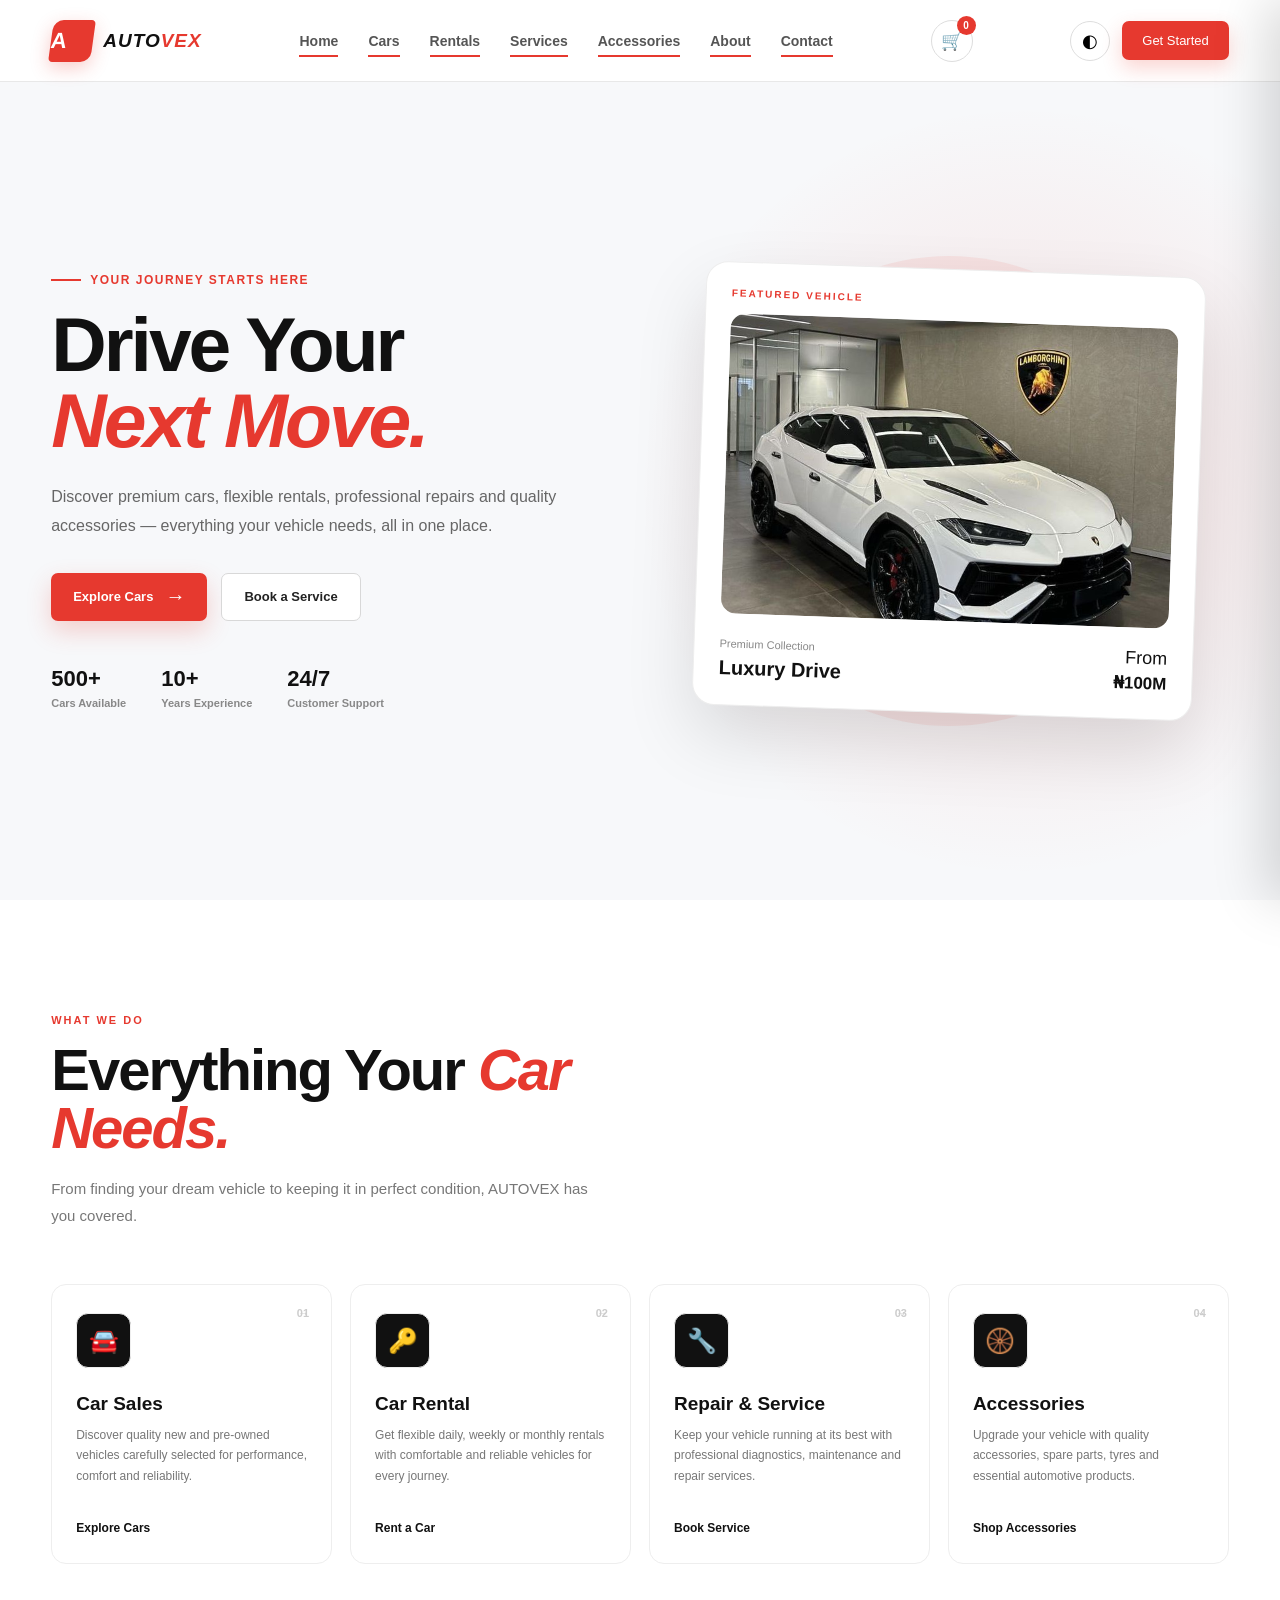
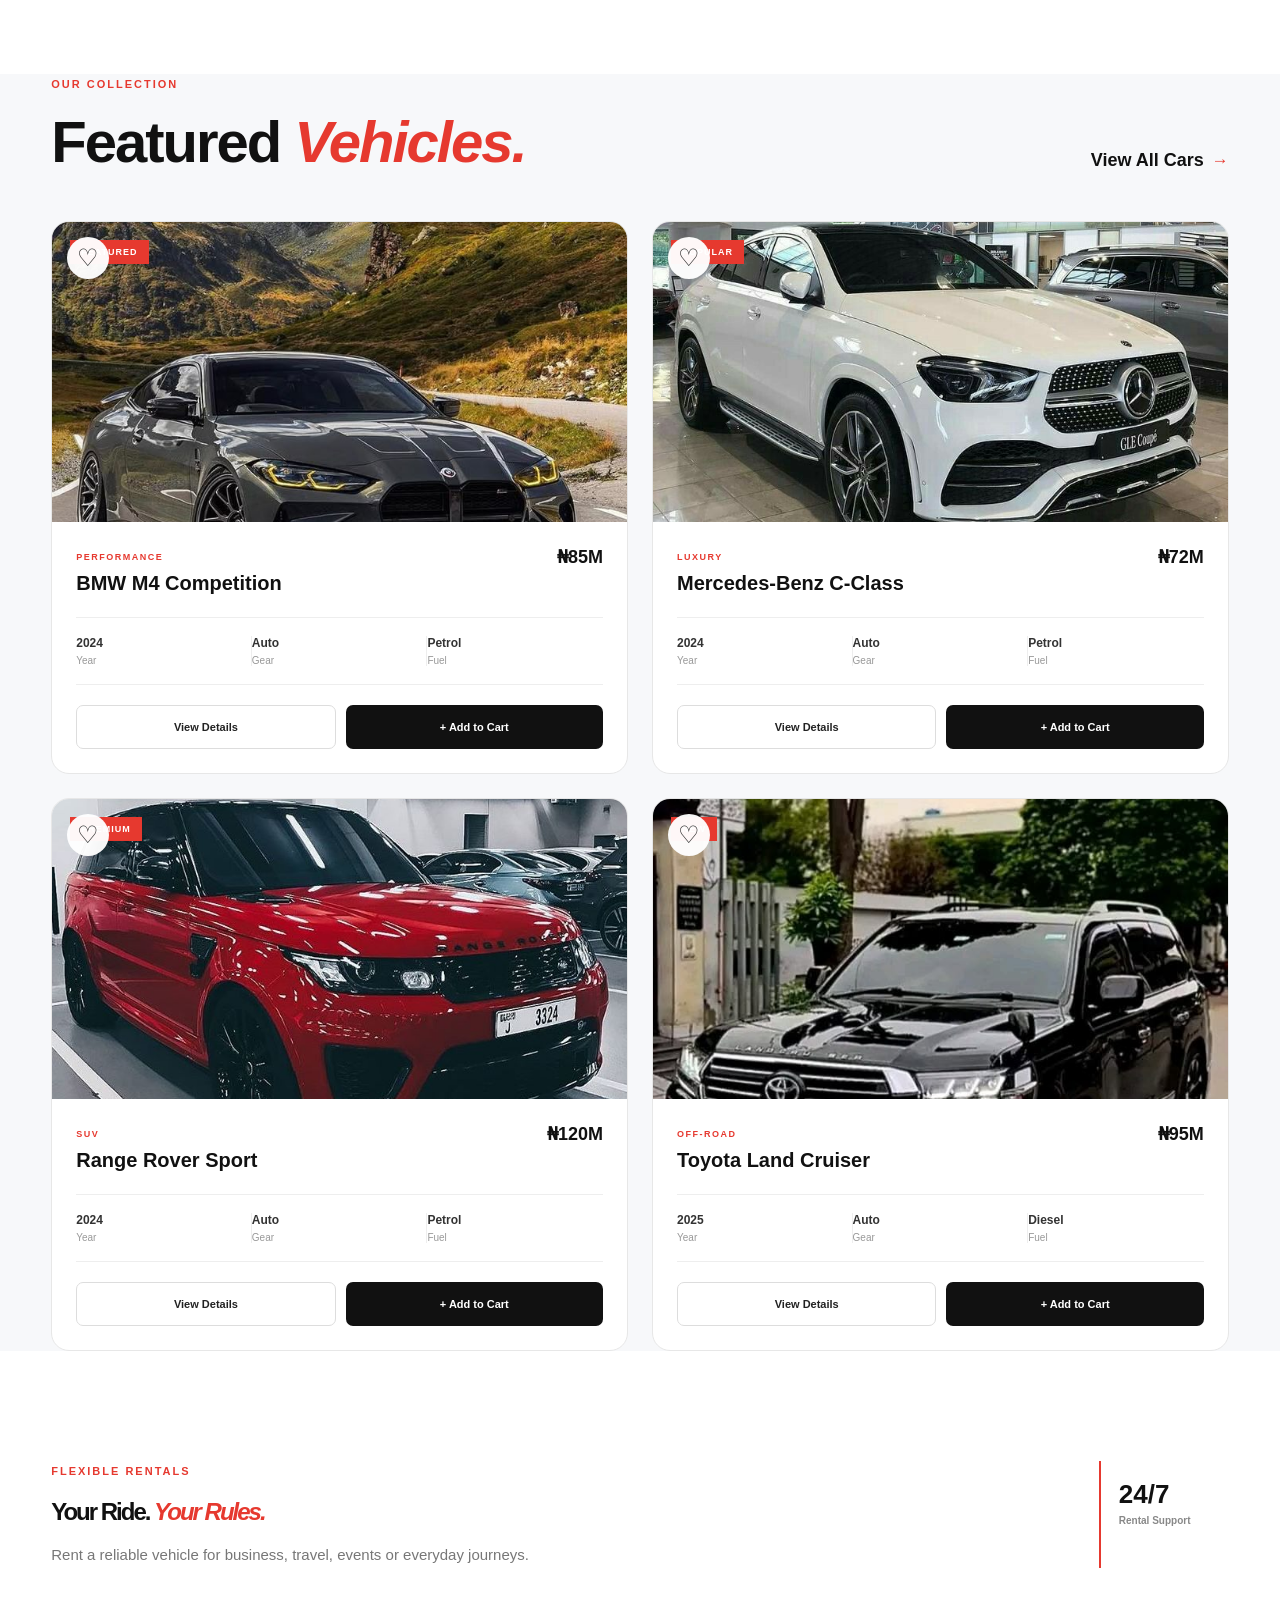
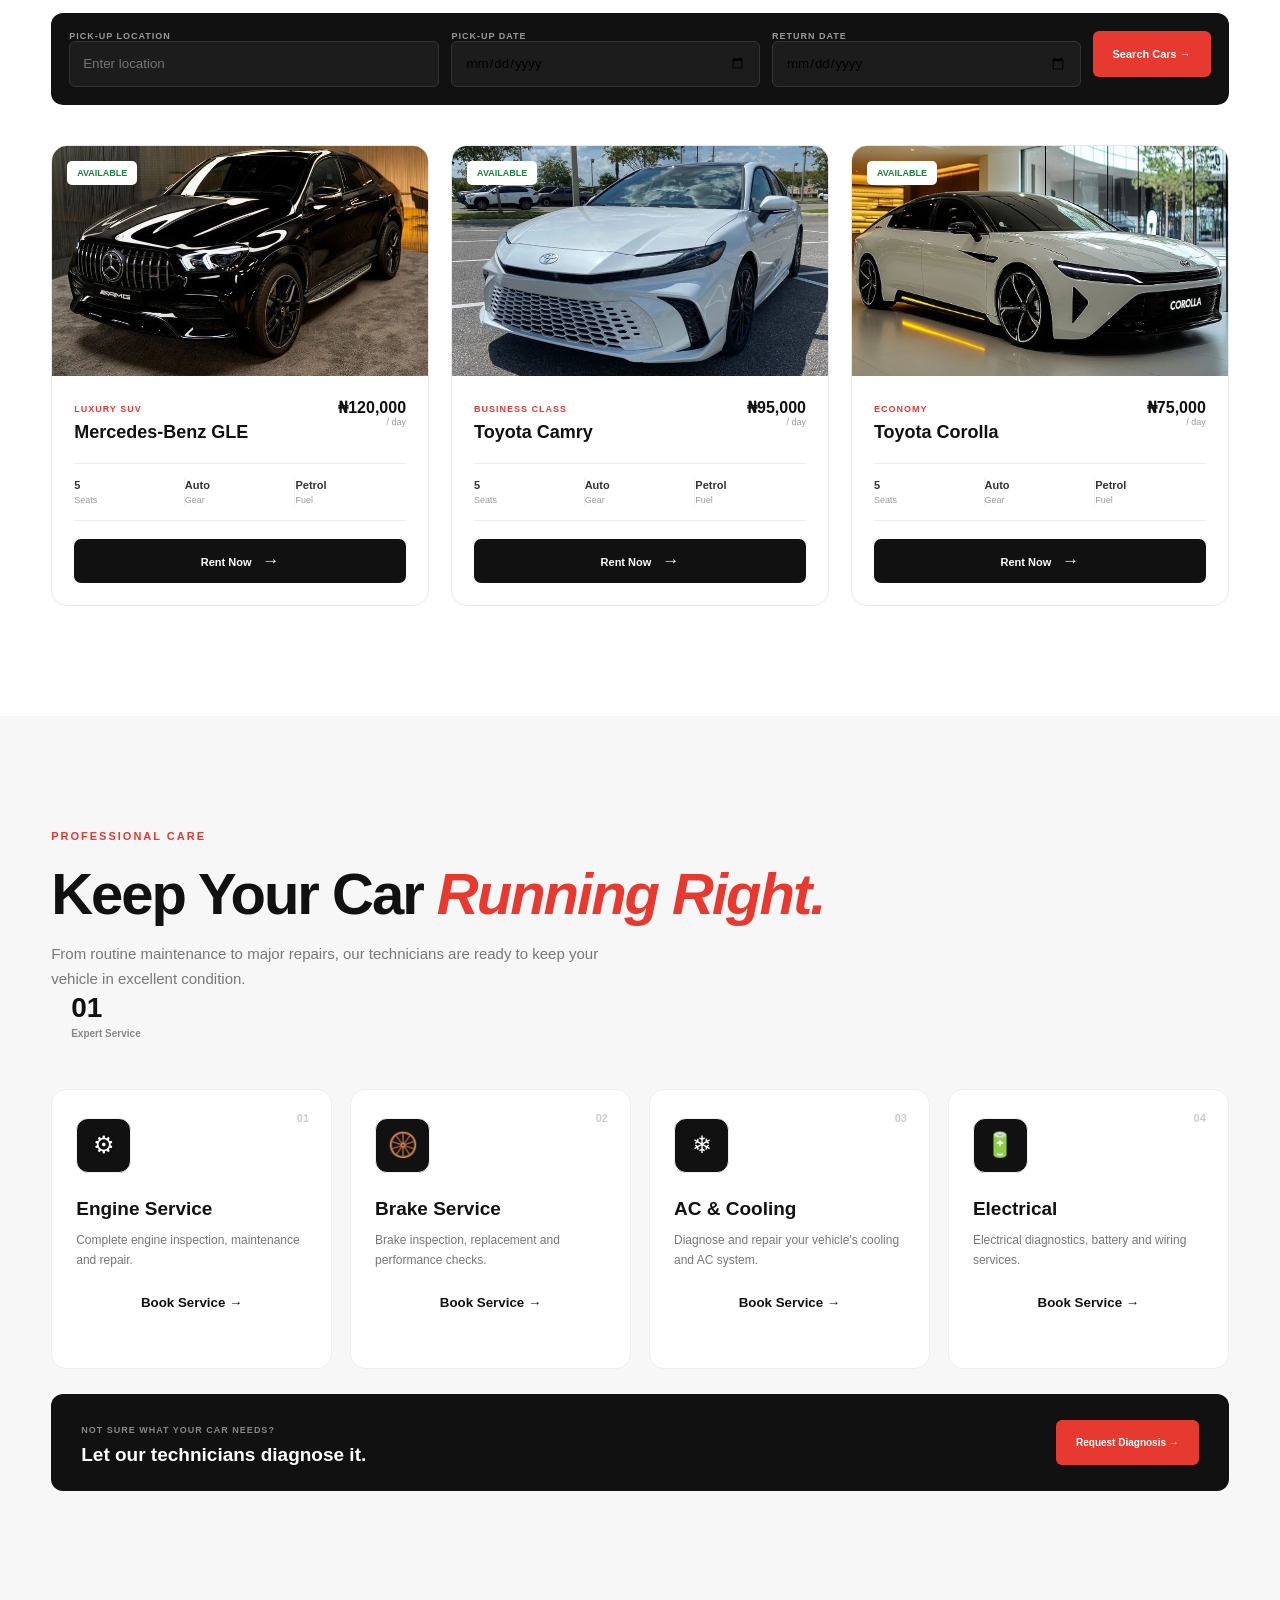
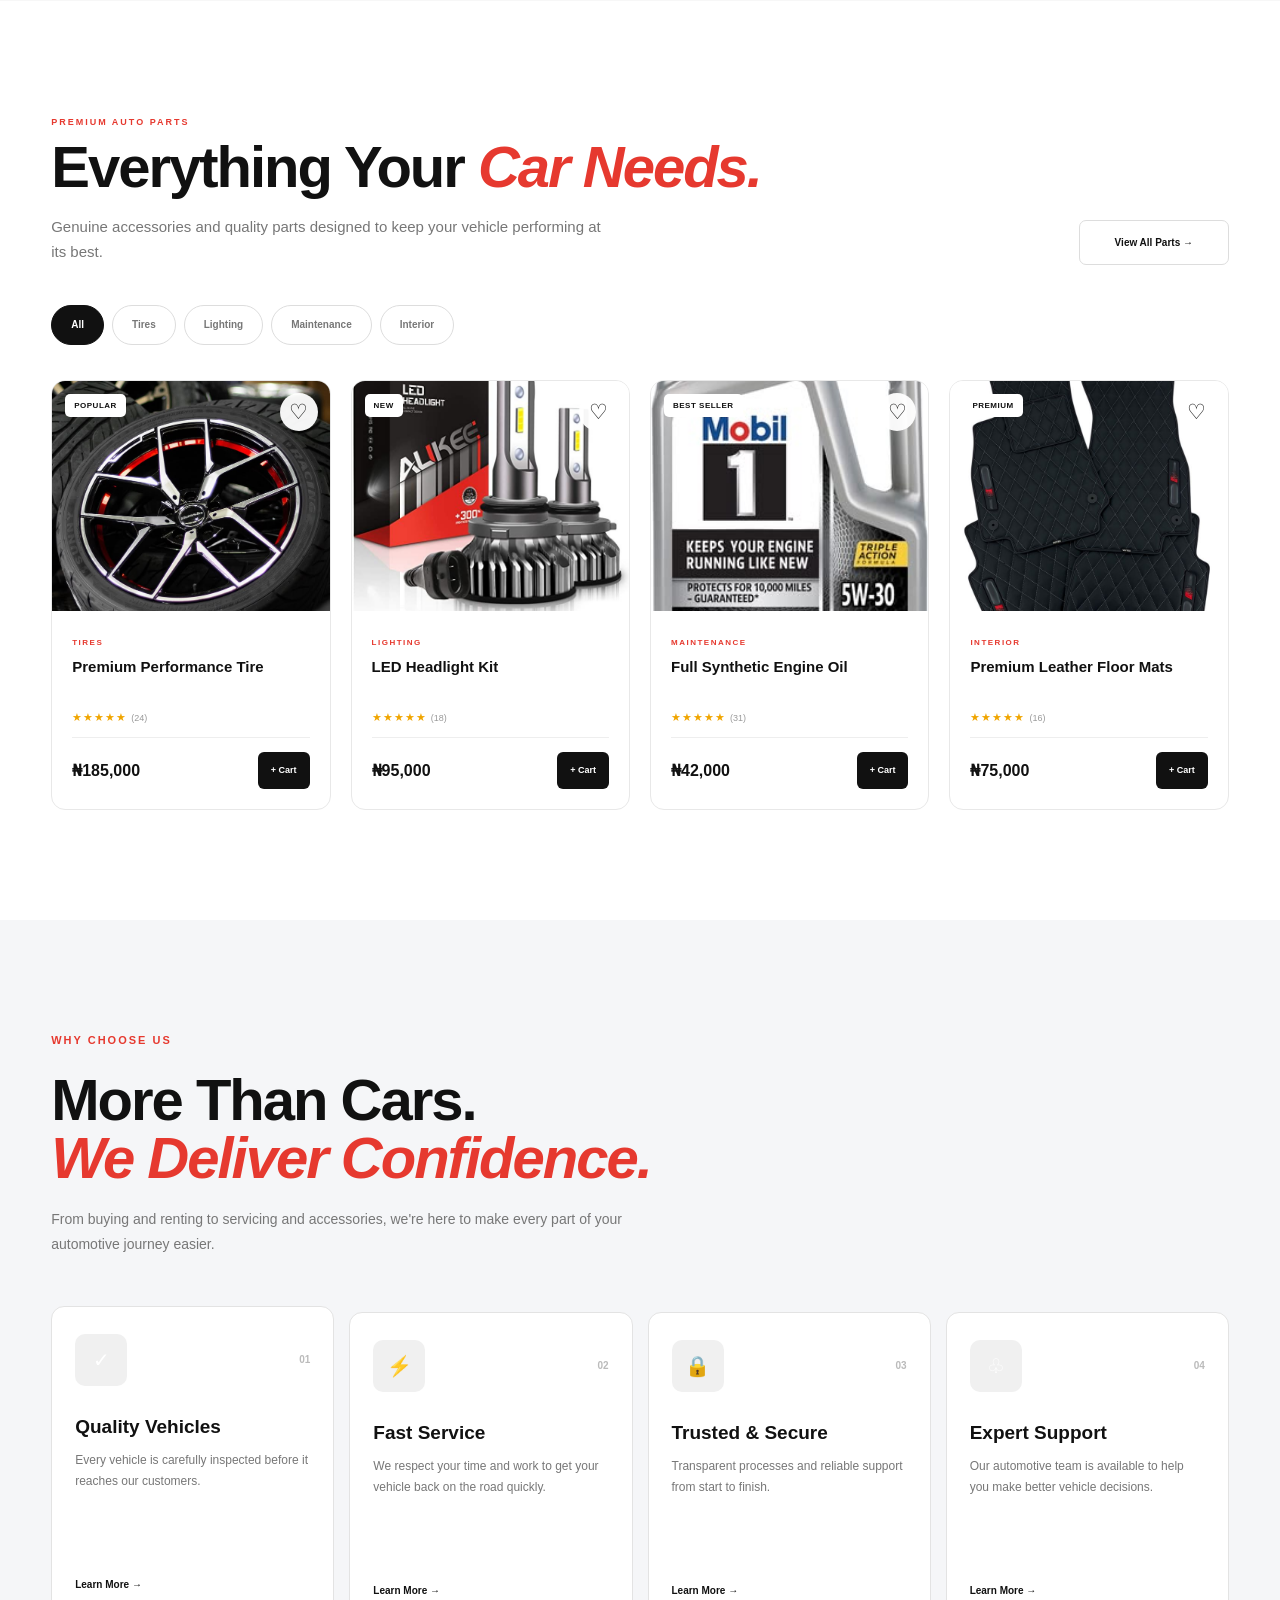
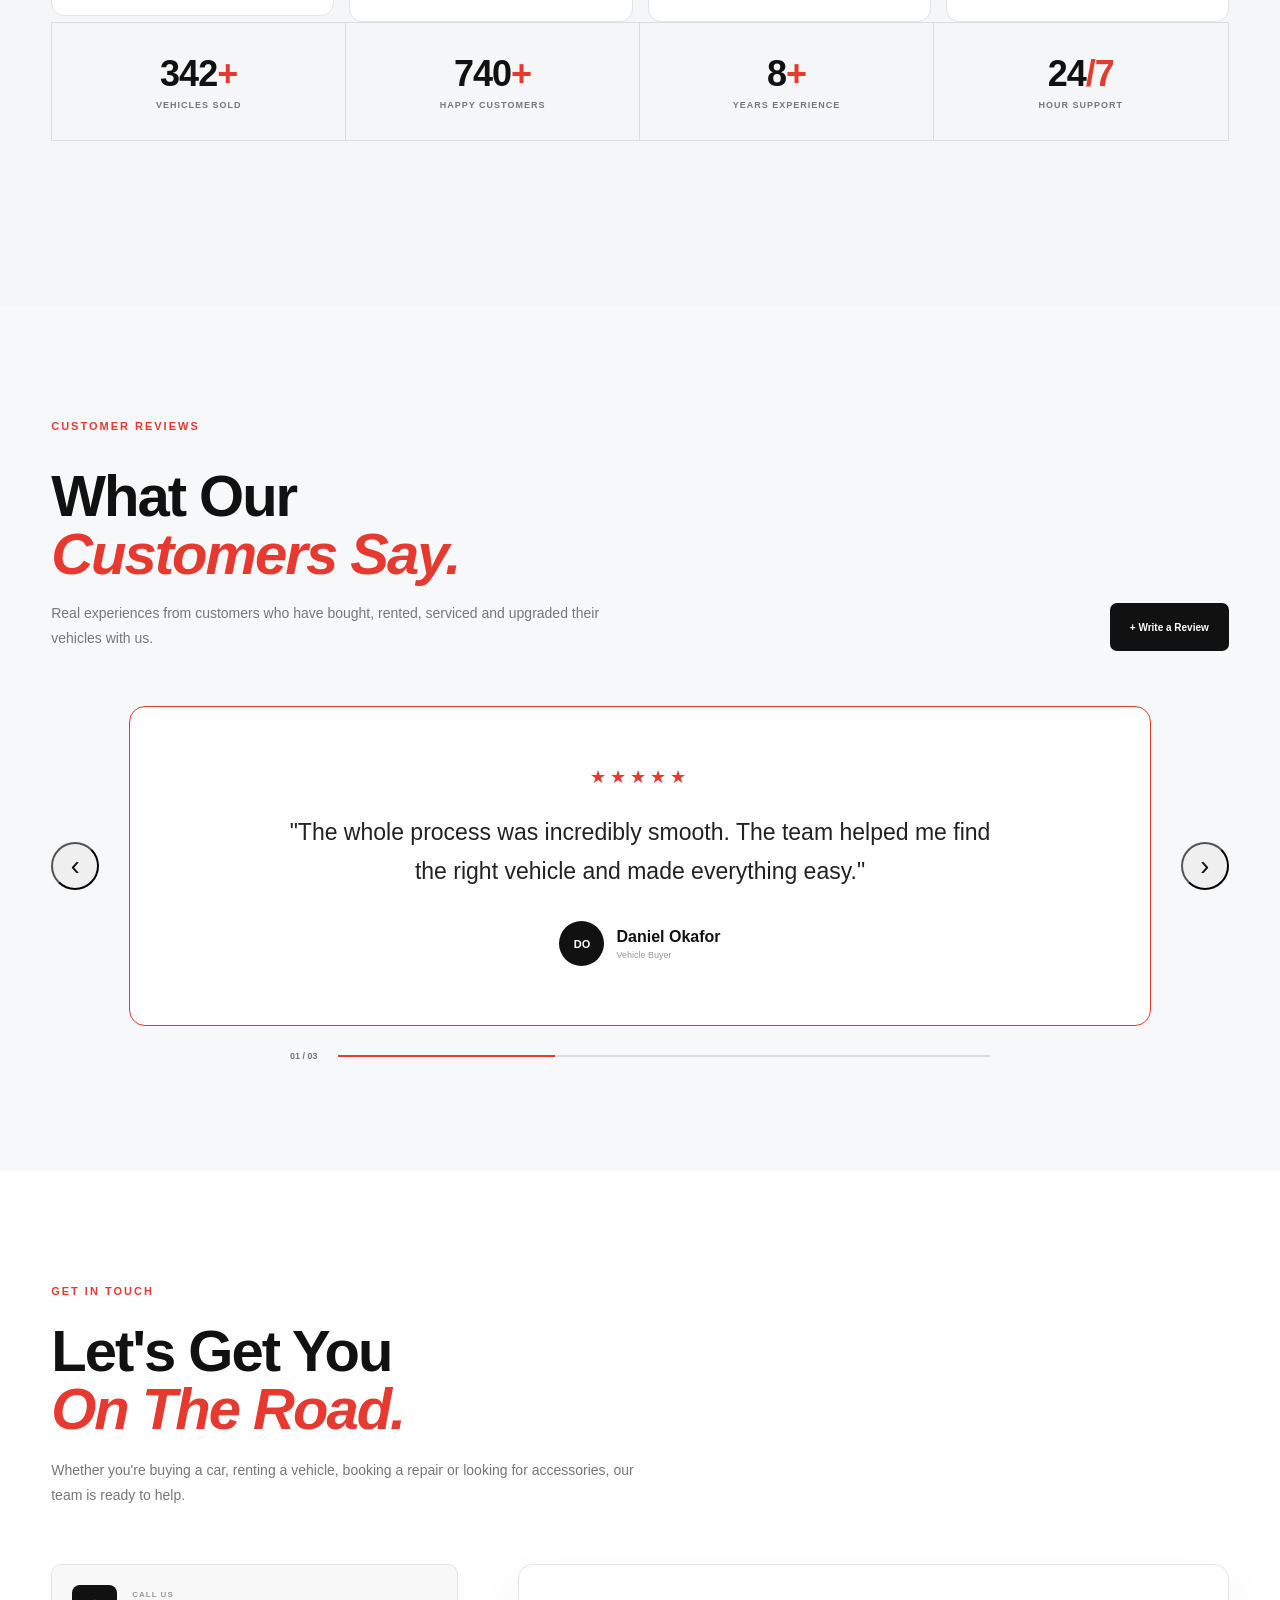
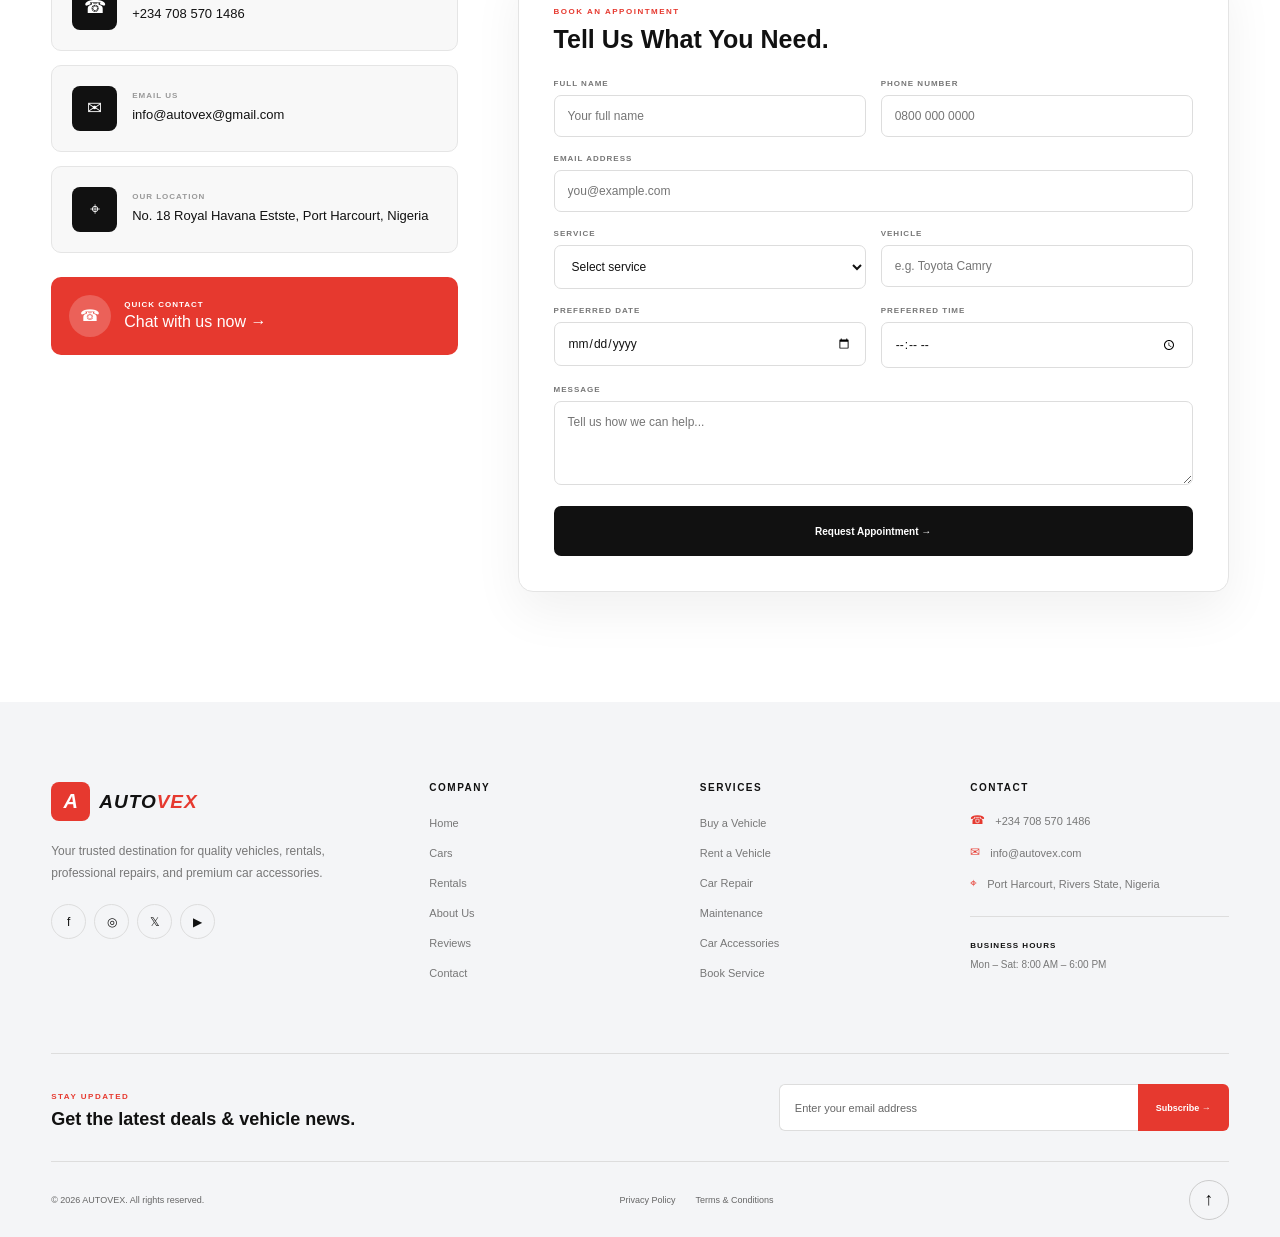
<file: index.html>
<!DOCTYPE html>
<html lang="en">

<head>
    <meta charset="UTF-8">
    <meta name="viewport" content="width=device-width, initial-scale=1.0">
    <title>AUTOVEX | Cars • Rental • Repair • Accessories</title>
    <link rel="stylesheet" href="./style.css/style.css">
</head>

<body>
    <!-- NAVBAR -->

    <header class="navbar">

        <div class="nav-container">

            <!-- LOGO -->

            <a href="#" class="logo">
                <span class="logo-icon">
                    A
                </span>

                <span class="logo-text">
                    AUTO<span>VEX</span>
                </span>
            </a>

            <!-- NAVIGATION -->

            <nav class="nav-menu">
                <a href="index.html" class="nav-link active">Home</a>
                <a href="cars.html" class="nav-link">Cars</a>
                <a href="rental.html" class="nav-link">Rentals</a>
                <a href="services.html" class="nav-link">Services</a>
                <a href="#accessories" class="nav-link">Accessories</a>
                <a href="#about" class="nav-link">About</a>
                <a href="#contact" class="nav-link">Contact</a>
            </nav>

            <!-- NAV ACTION -->

            <!-- CART -->

            <button class="cart-icon" id="cartIcon">

                🛒

                <span class="cart-count" id="cartCount">
                    0
                </span>

            </button>

            <div class="nav-actions">
                <button class="theme-btn" id="themeBtn">
                    ◐
                </button>

                <a href="#contact" class="nav-button">
                    Get Started
                </a>

                <button class="menu-btn" id="menuBtn">
                    ☰
                </button>
            </div>


        </div>
    </header>

    <!-- NAVBAR ENDED -->


    <main>

        <!-- ================= HERO SECTION ================= -->

        <section class="hero" id="home">

            <div class="hero-container">

                <!-- HERO CONTENT -->

                <div class="hero-content">

                    <div class="hero-tag">
                        <span></span>
                        YOUR JOURNEY STARTS HERE
                    </div>

                    <h1>
                        Drive Your
                        <strong>Next Move.</strong>
                    </h1>

                    <p>
                        Discover premium cars, flexible rentals,
                        professional repairs and quality accessories —
                        everything your vehicle needs, all in one place.
                    </p>


                    <!-- HERO BUTTONS -->

                    <div class="hero-buttons">

                        <a href="cars.html" class="hero-btn primary">
                            Explore Cars
                            <span>→</span>
                        </a>

                        <a href="#services" class="hero-btn secondary">
                            Book a Service
                        </a>

                    </div>


                    <!-- HERO STATS -->

                    <div class="hero-stats">

                        <div class="stat">
                            <strong>500+</strong>
                            <span>Cars Available</span>
                        </div>

                        <div class="stat">
                            <strong>10+</strong>
                            <span>Years Experience</span>
                        </div>

                        <div class="stat">
                            <strong>24/7</strong>
                            <span>Customer Support</span>
                        </div>

                    </div>

                </div>


                <!-- HERO CAR -->

                <div class="hero-visual">

                    <div class="hero-circle"></div>

                    <div class="hero-car-card">

                        <div class="car-label">
                            FEATURED VEHICLE
                        </div>

                        <div class="car-placeholder">
                            <img src="./assest/images/hero.jpg" alt="">
                        </div>

                        <div class="car-info">

                            <div>
                                <span>Premium Collection</span>
                                <h3>Luxury Drive</h3>
                            </div>

                            <div class="car-price">
                                From
                                <strong>₦100M</strong>
                            </div>

                        </div>

                    </div>

                </div>

            </div>

        </section>
    </main>

    <!-- ================= SERVICES SECTION ================= -->

    <section class="services" id="services">

        <div class="services-container">

            <!-- SECTION HEADER -->

            <div class="section-heading">

                <span class="section-tag">
                    WHAT WE DO
                </span>

                <h2>
                    Everything Your
                    <span>Car Needs.</span>
                </h2>

                <p>
                    From finding your dream vehicle to keeping it
                    in perfect condition, AUTOVEX has you covered.
                </p>

            </div>


            <!-- SERVICES GRID -->

            <div class="services-grid">


                <!-- SERVICE 1 -->

                <article class="service-card">

                    <div class="service-icon">
                        🚘
                    </div>

                    <span class="service-number">
                        01
                    </span>

                    <h3>
                        Car Sales
                    </h3>

                    <p>
                        Discover quality new and pre-owned vehicles
                        carefully selected for performance, comfort
                        and reliability.
                    </p>

                    <a href="cars.html" class="service-link">
                        Explore Cars
                        <span>→</span>
                    </a>

                </article>


                <!-- SERVICE 2 -->

                <article class="service-card">

                    <div class="service-icon">
                        🔑
                    </div>

                    <span class="service-number">
                        02
                    </span>

                    <h3>
                        Car Rental
                    </h3>

                    <p>
                        Get flexible daily, weekly or monthly rentals
                        with comfortable and reliable vehicles for
                        every journey.
                    </p>

                    <a href="#rental" class="service-link">
                        Rent a Car
                        <span>→</span>
                    </a>

                </article>


                <!-- SERVICE 3 -->

                <article class="service-card">

                    <div class="service-icon">
                        🔧
                    </div>

                    <span class="service-number">
                        03
                    </span>

                    <h3>
                        Repair & Service
                    </h3>

                    <p>
                        Keep your vehicle running at its best with
                        professional diagnostics, maintenance and
                        repair services.
                    </p>

                    <a href="#repair" class="service-link">
                        Book Service
                        <span>→</span>
                    </a>

                </article>


                <!-- SERVICE 4 -->

                <article class="service-card">

                    <div class="service-icon">
                        🛞
                    </div>

                    <span class="service-number">
                        04
                    </span>

                    <h3>
                        Accessories
                    </h3>

                    <p>
                        Upgrade your vehicle with quality accessories,
                        spare parts, tyres and essential automotive
                        products.
                    </p>

                    <a href="#accessories" class="service-link">
                        Shop Accessories
                        <span>→</span>
                    </a>

                </article>

            </div>

        </div>

    </section>

    <!-- ================= FEATURED CARS ================= -->

    <section class="featured-cars" id="cars">

        <div class="cars-container">

            <!-- SECTION HEADER -->

            <div class="cars-heading">

                <div>
                    <span class="section-tag">
                        OUR COLLECTION
                    </span>

                    <h2>
                        Featured <span>Vehicles.</span>
                    </h2>
                </div>

                <a href="index.cars" class="view-all">
                    View All Cars
                    <span>→</span>
                </a>

            </div>


            <!-- CARS GRID -->

            <div class="cars-grid">


                <!-- ================= CAR 1 ================= -->

                <article class="car-card">

                    <div class="car-image">

                        <img src="./assest/images/bmw.jpg" alt="BMW M4 Competition">

                        <span class="car-badge">
                            FEATURED
                        </span>

                        <button class="favorite-btn" aria-label="Add BMW M4 to favorites">
                            ♡
                        </button>

                    </div>


                    <div class="car-card-content">

                        <div class="car-title-row">

                            <div>
                                <span class="car-category">
                                    PERFORMANCE
                                </span>

                                <h3>
                                    BMW M4 Competition
                                </h3>
                            </div>

                            <strong class="car-price">
                                ₦85M
                            </strong>

                        </div>


                        <div class="car-specs">

                            <span>
                                <b>2024</b>
                                Year
                            </span>

                            <span>
                                <b>Auto</b>
                                Gear
                            </span>

                            <span>
                                <b>Petrol</b>
                                Fuel
                            </span>

                        </div>


                        <div class="car-actions">

                            <a href="#" class="details-btn">
                                View Details
                            </a>

                            <button class="cart-btn" data-car="BMW M4 Competition">
                                + Add to Cart
                            </button>

                        </div>

                    </div>

                </article>


                <!-- ================= CAR 2 ================= -->

                <article class="car-card">

                    <div class="car-image">

                        <img src="./assest/images/benz.jpg" alt="Mercedes Benz C-Class">

                        <span class="car-badge">
                            POPULAR
                        </span>

                        <button class="favorite-btn" aria-label="Add Mercedes C-Class to favorites">
                            ♡
                        </button>

                    </div>


                    <div class="car-card-content">

                        <div class="car-title-row">

                            <div>
                                <span class="car-category">
                                    LUXURY
                                </span>

                                <h3>
                                    Mercedes-Benz C-Class
                                </h3>
                            </div>

                            <strong class="car-price">
                                ₦72M
                            </strong>

                        </div>


                        <div class="car-specs">

                            <span>
                                <b>2024</b>
                                Year
                            </span>

                            <span>
                                <b>Auto</b>
                                Gear
                            </span>

                            <span>
                                <b>Petrol</b>
                                Fuel
                            </span>

                        </div>


                        <div class="car-actions">

                            <a href="#" class="details-btn">
                                View Details
                            </a>

                            <button class="cart-btn" data-car="Mercedes-Benz C-Class">
                                + Add to Cart
                            </button>

                        </div>

                    </div>

                </article>


                <!-- ================= CAR 3 ================= -->

                <article class="car-card">

                    <div class="car-image">

                        <img src="./assest/images/Range rover.jpg" alt="Range Rover Sport">

                        <span class="car-badge">
                            PREMIUM
                        </span>

                        <button class="favorite-btn" aria-label="Add Range Rover Sport to favorites">
                            ♡
                        </button>

                    </div>


                    <div class="car-card-content">

                        <div class="car-title-row">

                            <div>
                                <span class="car-category">
                                    SUV
                                </span>

                                <h3>
                                    Range Rover Sport
                                </h3>
                            </div>

                            <strong class="car-price">
                                ₦120M
                            </strong>

                        </div>


                        <div class="car-specs">

                            <span>
                                <b>2024</b>
                                Year
                            </span>

                            <span>
                                <b>Auto</b>
                                Gear
                            </span>

                            <span>
                                <b>Petrol</b>
                                Fuel
                            </span>

                        </div>


                        <div class="car-actions">

                            <a href="#" class="details-btn">
                                View Details
                            </a>

                            <button class="cart-btn" data-car="Range Rover Sport">
                                + Add to Cart
                            </button>

                        </div>

                    </div>

                </article>


                <!-- ================= CAR 4 ================= -->

                <article class="car-card">

                    <div class="car-image">

                        <img src="./assest/images/toyota.jpg" alt="Toyota Land Cruiser">

                        <span class="car-badge">
                            NEW
                        </span>

                        <button class="favorite-btn" aria-label="Add Toyota Land Cruiser to favorites">
                            ♡
                        </button>

                    </div>


                    <div class="car-card-content">

                        <div class="car-title-row">

                            <div>
                                <span class="car-category">
                                    OFF-ROAD
                                </span>

                                <h3>
                                    Toyota Land Cruiser
                                </h3>
                            </div>

                            <strong class="car-price">
                                ₦95M
                            </strong>

                        </div>


                        <div class="car-specs">

                            <span>
                                <b>2025</b>
                                Year
                            </span>

                            <span>
                                <b>Auto</b>
                                Gear
                            </span>

                            <span>
                                <b>Diesel</b>
                                Fuel
                            </span>

                        </div>


                        <div class="car-actions">

                            <a href="#" class="details-btn">
                                View Details
                            </a>

                            <button class="cart-btn" data-car="Toyota Land Cruiser">
                                + Add to Cart
                            </button>

                        </div>

                    </div>

                </article>

            </div>

        </div>

    </section>

    <!-- ================= CART PANEL ================= -->

    <div class="cart-overlay" id="cartOverlay"></div>

    <aside class="cart-panel" id="cartPanel">

        <div class="cart-header">

            <div>
                <span>YOUR CART</span>
                <h2>Shopping Cart</h2>
            </div>

            <button id="closeCart">
                ×
            </button>

        </div>


        <div class="cart-items" id="cartItems">

            <div class="empty-cart">

                <div class="empty-cart-icon">
                    🛒
                </div>

                <h3>Your cart is empty</h3>

                <p>
                    Add a vehicle to your cart to see it here.
                </p>

            </div>

        </div>


        <div class="cart-footer">

            <div class="cart-total">

                <span>Total</span>

                <strong id="cartTotal">
                    ₦0
                </strong>

            </div>

            <button class="checkout-btn">
                Proceed to Checkout →
            </button>

        </div>

    </aside>


    <!-- CART NOTIFICATION -->

    <div class="cart-notification" id="cartNotification">

        <span>✓</span>

        <div>
            <strong>Added to cart</strong>
            <small>Vehicle added successfully</small>
        </div>

    </div>



    <!-- ================= CAR RENTAL ================= -->

    <section class="rental" id="rental">

        <div class="rental-container">

            <!-- SECTION HEADER -->

            <div class="rental-heading">

                <div>

                    <span class="section-tag">
                        FLEXIBLE RENTALS
                    </span>

                    <h2>
                        Your Ride.
                        <span>Your Rules.</span>
                    </h2>

                    <p>
                        Rent a reliable vehicle for business,
                        travel, events or everyday journeys.
                    </p>

                </div>

                <div class="rental-heading-badge">
                    <strong>24/7</strong>
                    <span>Rental Support</span>
                </div>

            </div>


            <!-- RENTAL SEARCH -->

            <div class="rental-search">

                <div class="rental-field">

                    <label>
                        PICK-UP LOCATION
                    </label>

                    <input type="text" id="pickupLocation" placeholder="Enter location">

                </div>


                <div class="rental-field">

                    <label>
                        PICK-UP DATE
                    </label>

                    <input type="date" id="pickupDate">

                </div>


                <div class="rental-field">

                    <label>
                        RETURN DATE
                    </label>

                    <input type="date" id="returnDate">

                </div>


                <button class="search-rental-btn" id="searchRentalBtn">
                    Search Cars
                    <span>→</span>
                </button>

            </div>


            <!-- RENTAL CARS -->

            <div class="rental-grid">


                <!-- RENTAL CAR 1 -->

                <article class="rental-card" data-price="120000">

                    <div class="rental-image">

                        <img src="./assest/images/benz2.png" alt="Mercedes-Benz GLE">

                        <span class="rental-status">
                            AVAILABLE
                        </span>

                    </div>


                    <div class="rental-content">

                        <div class="rental-title">

                            <div>

                                <span>
                                    LUXURY SUV
                                </span>

                                <h3>
                                    Mercedes-Benz GLE
                                </h3>

                            </div>

                            <div class="rental-price">
                                <strong>₦120,000</strong>
                                <small>/ day</small>
                            </div>

                        </div>


                        <div class="rental-specs">

                            <span>
                                <b>5</b>
                                Seats
                            </span>

                            <span>
                                <b>Auto</b>
                                Gear
                            </span>

                            <span>
                                <b>Petrol</b>
                                Fuel
                            </span>

                        </div>


                        <button class="rent-now-btn" data-car="Mercedes-Benz GLE" data-price="120000">
                            Rent Now
                            <span>→</span>
                        </button>

                    </div>

                </article>


                <!-- RENTAL CAR 2 -->

                <article class="rental-card" data-price="95000">

                    <div class="rental-image">

                        <img src="./assest/images/2025 Toyota Camry.jpg" alt="Toyota Camry">

                        <span class="rental-status">
                            AVAILABLE
                        </span>

                    </div>


                    <div class="rental-content">

                        <div class="rental-title">

                            <div>

                                <span>
                                    BUSINESS CLASS
                                </span>

                                <h3>
                                    Toyota Camry
                                </h3>

                            </div>

                            <div class="rental-price">
                                <strong>₦95,000</strong>
                                <small>/ day</small>
                            </div>

                        </div>


                        <div class="rental-specs">

                            <span>
                                <b>5</b>
                                Seats
                            </span>

                            <span>
                                <b>Auto</b>
                                Gear
                            </span>

                            <span>
                                <b>Petrol</b>
                                Fuel
                            </span>

                        </div>


                        <button class="rent-now-btn" data-car="Toyota Camry" data-price="95000">
                            Rent Now
                            <span>→</span>
                        </button>

                    </div>

                </article>


                <!-- RENTAL CAR 3 -->

                <article class="rental-card" data-price="75000">

                    <div class="rental-image">

                        <img src="./assest/images/Toyota Corolla 2025.jpg" alt="Toyota Corolla">

                        <span class="rental-status">
                            AVAILABLE
                        </span>

                    </div>


                    <div class="rental-content">

                        <div class="rental-title">

                            <div>

                                <span>
                                    ECONOMY
                                </span>

                                <h3>
                                    Toyota Corolla
                                </h3>

                            </div>

                            <div class="rental-price">
                                <strong>₦75,000</strong>
                                <small>/ day</small>
                            </div>

                        </div>


                        <div class="rental-specs">

                            <span>
                                <b>5</b>
                                Seats
                            </span>

                            <span>
                                <b>Auto</b>
                                Gear
                            </span>

                            <span>
                                <b>Petrol</b>
                                Fuel
                            </span>

                        </div>


                        <button class="rent-now-btn" data-car="Toyota Corolla" data-price="75000">
                            Rent Now
                            <span>→</span>
                        </button>

                    </div>

                </article>

            </div>

        </div>

    </section>


    <!-- ================= RENTAL MODAL ================= -->

    <div class="rental-overlay" id="rentalOverlay">

        <div class="rental-modal">

            <button class="close-rental" id="closeRental">
                ×
            </button>


            <div class="modal-heading">

                <span>
                    RENTAL BOOKING
                </span>

                <h2>
                    Reserve Your Ride
                </h2>

                <p>
                    Complete the information below
                    to request your rental.
                </p>

            </div>


            <div class="selected-rental">

                <div>

                    <small>
                        SELECTED VEHICLE
                    </small>

                    <h3 id="selectedCar">
                        Vehicle
                    </h3>

                </div>

                <strong id="selectedPrice">
                    ₦0/day
                </strong>

            </div>


            <form id="rentalForm">

                <div class="modal-row">

                    <div class="modal-field">

                        <label>
                            FULL NAME
                        </label>

                        <input type="text" id="renterName" placeholder="Your name" required>

                    </div>


                    <div class="modal-field">

                        <label>
                            PHONE NUMBER
                        </label>

                        <input type="tel" id="renterPhone" placeholder="080..." required>

                    </div>

                </div>


                <div class="modal-row">

                    <div class="modal-field">

                        <label>
                            PICK-UP DATE
                        </label>

                        <input type="date" id="modalPickupDate" required>

                    </div>


                    <div class="modal-field">

                        <label>
                            RETURN DATE
                        </label>

                        <input type="date" id="modalReturnDate" required>

                    </div>

                </div>


                <div class="modal-field">

                    <label>
                        PICK-UP LOCATION
                    </label>

                    <input type="text" id="modalLocation" placeholder="Enter pick-up location" required>

                </div>


                <div class="rental-summary">

                    <span>
                        Estimated rental cost
                    </span>

                    <strong id="rentalTotal">
                        ₦0
                    </strong>

                </div>


                <button type="submit" class="confirm-rental-btn">
                    Confirm Rental Request →
                </button>

            </form>

        </div>

    </div>

    <!-- ================= REPAIR & SERVICING ================= -->

    <section class="services-section" id="repair">

        <div class="services-container">

            <div class="services-heading">

                <div>
                    <span class="section-tag">
                        PROFESSIONAL CARE
                    </span>

                    <h2>
                        Keep Your Car
                        <span>Running Right.</span>
                    </h2>

                    <p>
                        From routine maintenance to major repairs,
                        our technicians are ready to keep your vehicle
                        in excellent condition.
                    </p>

                    <div class="service-numberr">
                        <strong>01</strong>
                        <span>Expert Service</span>
                    </div>
                </div>




            </div>


            <!-- SERVICE CARDS -->

            <div class="service-grid">

                <article class="service-card">

                    <div class="service-icon">
                        ⚙
                    </div>

                    <span>01</span>

                    <h3>
                        Engine Service
                    </h3>

                    <p>
                        Complete engine inspection,
                        maintenance and repair.
                    </p>

                    <button class="book-service" data-service="Engine Service">
                        Book Service →
                    </button>

                </article>


                <article class="service-card">

                    <div class="service-icon">
                        🛞
                    </div>

                    <span>02</span>

                    <h3>
                        Brake Service
                    </h3>

                    <p>
                        Brake inspection, replacement
                        and performance checks.
                    </p>

                    <button class="book-service" data-service="Brake Service">
                        Book Service →
                    </button>

                </article>


                <article class="service-card">

                    <div class="service-icon">
                        ❄
                    </div>

                    <span>03</span>

                    <h3>
                        AC & Cooling
                    </h3>

                    <p>
                        Diagnose and repair your vehicle's
                        cooling and AC system.
                    </p>

                    <button class="book-service" data-service="AC & Cooling">
                        Book Service →
                    </button>

                </article>


                <article class="service-card">

                    <div class="service-icon">
                        🔋
                    </div>

                    <span>04</span>

                    <h3>
                        Electrical
                    </h3>

                    <p>
                        Electrical diagnostics, battery
                        and wiring services.
                    </p>

                    <button class="book-service" data-service="Electrical Service">
                        Book Service →
                    </button>

                </article>

            </div>


            <!-- SERVICE CTA -->

            <div class="service-cta">

                <div>

                    <span>
                        NOT SURE WHAT YOUR CAR NEEDS?
                    </span>

                    <h3>
                        Let our technicians diagnose it.
                    </h3>

                </div>

                <button id="diagnosisBtn">
                    Request Diagnosis →
                </button>

            </div>

        </div>

    </section>

    <!-- ================= SERVICE BOOKING MODAL ================= -->

    <div class="service-overlay" id="serviceOverlay">

        <div class="service-modal">

            <button class="close-service" id="closeService">
                ×
            </button>


            <div class="modal-heading">

                <span>
                    SERVICE BOOKING
                </span>

                <h2>
                    Book a Service
                </h2>

                <p>
                    Tell us about your vehicle and
                    we'll prepare for your visit.
                </p>

            </div>


            <form id="serviceForm">

                <!-- SELECTED SERVICE -->

                <div class="selected-service">

                    <small>
                        SELECTED SERVICE
                    </small>

                    <strong id="selectedService">
                        General Service
                    </strong>

                </div>


                <!-- NAME + PHONE -->

                <div class="modal-row">

                    <div class="modal-field">

                        <label>
                            FULL NAME
                        </label>

                        <input type="text" id="serviceName" placeholder="Your name" required>

                    </div>


                    <div class="modal-field">

                        <label>
                            PHONE NUMBER
                        </label>

                        <input type="tel" id="servicePhone" placeholder="080..." required>

                    </div>

                </div>


                <!-- VEHICLE -->

                <div class="modal-row">

                    <div class="modal-field">

                        <label>
                            VEHICLE MAKE
                        </label>

                        <input type="text" id="vehicleMake" placeholder="e.g. Toyota" required>

                    </div>


                    <div class="modal-field">

                        <label>
                            VEHICLE MODEL
                        </label>

                        <input type="text" id="vehicleModel" placeholder="e.g. Camry" required>

                    </div>

                </div>


                <!-- DATE + TIME -->

                <div class="modal-row">

                    <div class="modal-field">

                        <label>
                            PREFERRED DATE
                        </label>

                        <input type="date" id="serviceDate" required>

                    </div>


                    <div class="modal-field">

                        <label>
                            PREFERRED TIME
                        </label>

                        <select id="serviceTime" required>

                            <option value="">
                                Select time
                            </option>

                            <option>
                                8:00 AM
                            </option>

                            <option>
                                10:00 AM
                            </option>

                            <option>
                                12:00 PM
                            </option>

                            <option>
                                2:00 PM
                            </option>

                            <option>
                                4:00 PM
                            </option>

                        </select>

                    </div>

                </div>


                <!-- PROBLEM -->

                <div class="modal-field">

                    <label>
                        DESCRIBE THE PROBLEM
                    </label>

                    <textarea id="serviceProblem" placeholder="Tell us what is wrong with the vehicle..."
                        rows="4"></textarea>

                </div>


                <button type="submit" class="confirm-service-btn">
                    Confirm Service Request →
                </button>

            </form>

        </div>

    </div>

    <!-- accessories -->

    <!-- ================= ACCESSORIES SHOP ================= -->

    <section class="auto-parts" id="accessories">

        <div class="auto-parts-container">

            <!-- HEADER -->

            <div class="auto-parts-header">

                <div>

                    <span class="auto-parts-label">
                        PREMIUM AUTO PARTS
                    </span>

                    <h2>
                        Everything Your
                        <span>Car Needs.</span>
                    </h2>

                    <p>
                        Genuine accessories and quality parts
                        designed to keep your vehicle performing
                        at its best.
                    </p>

                </div>

                <a href="#accessories" class="auto-parts-view">
                    View All Parts →
                </a>

            </div>


            <!-- CATEGORIES -->

            <div class="auto-parts-tabs">

                <button class="auto-tab active" data-type="all">
                    All
                </button>

                <button class="auto-tab" data-type="tires">
                    Tires
                </button>

                <button class="auto-tab" data-type="lighting">
                    Lighting
                </button>

                <button class="auto-tab" data-type="maintenance">
                    Maintenance
                </button>

                <button class="auto-tab" data-type="interior">
                    Interior
                </button>

            </div>


            <!-- PRODUCTS -->

            <div class="auto-parts-products">


                <!-- TIRE -->

                <article class="auto-product" data-type="tires">

                    <div class="auto-product-image">

                        <img src="./assest/images/tire.jfif" alt="Premium performance tire">

                        <span class="auto-product-tag">
                            POPULAR
                        </span>

                        <button class="auto-favorite" type="button">
                            ♡
                        </button>

                    </div>


                    <div class="auto-product-info">

                        <small>
                            TIRES
                        </small>

                        <h3>
                            Premium Performance Tire
                        </h3>

                        <div class="auto-rating">
                            ★★★★★
                            <span>(24)</span>
                        </div>

                        <div class="auto-product-bottom">

                            <strong>
                                ₦185,000
                            </strong>

                            <button class="auto-cart-button" type="button" data-product-name="Premium Performance Tire"
                                data-product-price="185000" data-product-image="images/tire.jpg">
                                + Cart
                            </button>

                        </div>

                    </div>

                </article>


                <!-- HEADLIGHT -->

                <article class="auto-product" data-type="lighting">

                    <div class="auto-product-image">

                        <img src="./assest/images/led light.jfif" alt="LED headlight kit">

                        <span class="auto-product-tag">
                            NEW
                        </span>

                        <button class="auto-favorite" type="button">
                            ♡
                        </button>

                    </div>


                    <div class="auto-product-info">

                        <small>
                            LIGHTING
                        </small>

                        <h3>
                            LED Headlight Kit
                        </h3>

                        <div class="auto-rating">
                            ★★★★★
                            <span>(18)</span>
                        </div>

                        <div class="auto-product-bottom">

                            <strong>
                                ₦95,000
                            </strong>

                            <button class="auto-cart-button" type="button" data-product-name="LED Headlight Kit"
                                data-product-price="95000" data-product-image="images/led-headlight.jpg">
                                + Cart
                            </button>

                        </div>

                    </div>

                </article>


                <!-- ENGINE OIL -->

                <article class="auto-product" data-type="maintenance">

                    <div class="auto-product-image">

                        <img src="./assest/images/Best Engine Oil.jfif" alt="Synthetic engine oil">

                        <span class="auto-product-tag">
                            BEST SELLER
                        </span>

                        <button class="auto-favorite" type="button">
                            ♡
                        </button>

                    </div>


                    <div class="auto-product-info">

                        <small>
                            MAINTENANCE
                        </small>

                        <h3>
                            Full Synthetic Engine Oil
                        </h3>

                        <div class="auto-rating">
                            ★★★★★
                            <span>(31)</span>
                        </div>

                        <div class="auto-product-bottom">

                            <strong>
                                ₦42,000
                            </strong>

                            <button class="auto-cart-button" type="button" data-product-name="Full Synthetic Engine Oil"
                                data-product-price="42000" data-product-image="images/engine-oil.jpg">
                                + Cart
                            </button>

                        </div>

                    </div>

                </article>


                <!-- FLOOR MATS -->

                <article class="auto-product" data-type="interior">

                    <div class="auto-product-image">

                        <img src="./assest/images/mats.jfif" alt="Premium leather car mats">

                        <span class="auto-product-tag">
                            PREMIUM
                        </span>

                        <button class="auto-favorite" type="button">
                            ♡
                        </button>

                    </div>


                    <div class="auto-product-info">

                        <small>
                            INTERIOR
                        </small>

                        <h3>
                            Premium Leather Floor Mats
                        </h3>

                        <div class="auto-rating">
                            ★★★★★
                            <span>(16)</span>
                        </div>

                        <div class="auto-product-bottom">

                            <strong>
                                ₦75,000
                            </strong>

                            <button class="auto-cart-button" type="button"
                                data-product-name="Premium Leather Floor Mats" data-product-price="75000"
                                data-product-image="images/car-mat.jpg">
                                + Cart
                            </button>

                        </div>

                    </div>

                </article>

            </div>

        </div>

    </section>

    <!-- ================= WHY CHOOSE US ================= -->

    <section class="why-section" id="why-us">

        <div class="why-container">

            <!-- HEADER -->

            <div class="why-heading">

                <span class="section-tag">
                    WHY CHOOSE US
                </span>

                <h2>
                    More Than Cars.
                    <span>We Deliver Confidence.</span>
                </h2>

                <p>
                    From buying and renting to servicing and
                    accessories, we're here to make every part
                    of your automotive journey easier.
                </p>

            </div>


            <!-- FEATURES -->

            <div class="why-grid">


                <!-- FEATURE 1 -->

                <article class="why-card active">

                    <div class="why-top">

                        <div class="why-icon">
                            ✓
                        </div>

                        <span>01</span>

                    </div>

                    <h3>
                        Quality Vehicles
                    </h3>

                    <p>
                        Every vehicle is carefully inspected
                        before it reaches our customers.
                    </p>

                    <button class="why-more" data-title="Quality Vehicles"
                        data-text="Our vehicles go through careful inspection and quality checks so you can shop with confidence.">
                        Learn More →
                    </button>

                </article>


                <!-- FEATURE 2 -->

                <article class="why-card">

                    <div class="why-top">

                        <div class="why-icon">
                            ⚡
                        </div>

                        <span>02</span>

                    </div>

                    <h3>
                        Fast Service
                    </h3>

                    <p>
                        We respect your time and work to get
                        your vehicle back on the road quickly.
                    </p>

                    <button class="why-more" data-title="Fast Service"
                        data-text="Our service team focuses on efficient diagnostics and repairs while maintaining quality workmanship.">
                        Learn More →
                    </button>

                </article>


                <!-- FEATURE 3 -->

                <article class="why-card">

                    <div class="why-top">

                        <div class="why-icon">
                            🔒
                        </div>

                        <span>03</span>

                    </div>

                    <h3>
                        Trusted & Secure
                    </h3>

                    <p>
                        Transparent processes and reliable
                        support from start to finish.
                    </p>

                    <button class="why-more" data-title="Trusted & Secure"
                        data-text="We believe in clear communication, straightforward processes and dependable customer support.">
                        Learn More →
                    </button>

                </article>


                <!-- FEATURE 4 -->

                <article class="why-card">

                    <div class="why-top">

                        <div class="why-icon">
                            ♧
                        </div>

                        <span>04</span>

                    </div>

                    <h3>
                        Expert Support
                    </h3>

                    <p>
                        Our automotive team is available to
                        help you make better vehicle decisions.
                    </p>

                    <button class="why-more" data-title="Expert Support"
                        data-text="Our team can help you understand vehicle options, maintenance needs, rentals and accessories.">
                        Learn More →
                    </button>

                </article>

            </div>


            <!-- STATS -->

            <div class="why-stats">

                <div class="why-stat">

                    <strong class="counter" data-target="500">
                        0
                    </strong>

                    <span>
                        Vehicles Sold
                    </span>

                </div>


                <div class="why-stat">

                    <strong class="counter" data-target="1200">
                        0
                    </strong>

                    <span>
                        Happy Customers
                    </span>

                </div>


                <div class="why-stat">

                    <strong class="counter" data-target="8">
                        0
                    </strong>

                    <span>
                        Years Experience
                    </span>

                </div>


                <div class="why-stat">

                    <strong class="counter" data-target="24">
                        0
                    </strong>

                    <span>
                        Hour Support
                    </span>

                </div>

            </div>

        </div>

    </section>

    <!-- ================= CUSTOMER REVIEWS ================= -->

    <section class="reviews-section" id="reviews">

        <div class="reviews-container">

            <!-- HEADER -->

            <div class="reviews-heading">

                <div>

                    <span class="section-tag">
                        CUSTOMER REVIEWS
                    </span>

                    <h2>
                        What Our
                        <span>Customers Say.</span>
                    </h2>

                    <p>
                        Real experiences from customers who
                        have bought, rented, serviced and
                        upgraded their vehicles with us.
                    </p>

                </div>


                <button class="write-review-btn" id="openReview">
                    + Write a Review
                </button>

            </div>


            <!-- REVIEW AREA -->

            <div class="reviews-wrapper">

                <button class="review-arrow" id="previousReview" aria-label="Previous review">
                    ‹
                </button>


                <div class="review-display">

                    <div class="review-stars" id="reviewStars">
                        ★★★★★
                    </div>

                    <blockquote id="reviewText">
                        "The whole process was incredibly
                        smooth. The team helped me find the
                        right vehicle and made everything easy."
                    </blockquote>


                    <div class="review-customer">

                        <div class="customer-avatar" id="customerAvatar">
                            ND
                        </div>

                        <div>

                            <strong id="customerName">
                                Nnamdi Daniel
                            </strong>

                            <span id="customerRole">
                                Vehicle Buyer
                            </span>

                        </div>

                    </div>

                </div>


                <button class="review-arrow" id="nextReview" aria-label="Next review">
                    ›
                </button>

            </div>


            <!-- REVIEW COUNTER -->

            <div class="review-controls">

                <span id="reviewNumber">
                    01 / 03
                </span>

                <div class="review-progress">

                    <span id="reviewProgress"></span>

                </div>

            </div>

        </div>

    </section>


    <!-- ================= WRITE REVIEW MODAL ================= -->

    <div class="review-overlay" id="reviewOverlay">

        <div class="review-modal">

            <button class="close-review" id="closeReview">
                ×
            </button>


            <div class="modal-heading">

                <span>
                    CUSTOMER FEEDBACK
                </span>

                <h2>
                    Write a Review
                </h2>

                <p>
                    Tell us about your experience.
                </p>

            </div>


            <form id="reviewForm">

                <!-- NAME -->

                <div class="review-field">

                    <label>
                        YOUR NAME
                    </label>

                    <input type="text" id="reviewName" placeholder="Enter your name" required>

                </div>


                <!-- SERVICE -->

                <div class="review-field">

                    <label>
                        YOUR EXPERIENCE
                    </label>

                    <select id="reviewRole" required>

                        <option value="">
                            Select one
                        </option>

                        <option>
                            Vehicle Buyer
                        </option>

                        <option>
                            Car Rental Customer
                        </option>

                        <option>
                            Service Customer
                        </option>

                        <option>
                            Accessories Customer
                        </option>

                    </select>

                </div>


                <!-- RATING -->

                <div class="review-field">

                    <label>
                        YOUR RATING
                    </label>

                    <div class="rating-picker">

                        <button type="button" data-rating="1">
                            ★
                        </button>

                        <button type="button" data-rating="2">
                            ★
                        </button>

                        <button type="button" data-rating="3">
                            ★
                        </button>

                        <button type="button" data-rating="4">
                            ★
                        </button>

                        <button type="button" data-rating="5">
                            ★
                        </button>

                    </div>

                    <input type="hidden" id="reviewRating" value="5">

                </div>


                <!-- REVIEW -->

                <div class="review-field">

                    <label>
                        YOUR REVIEW
                    </label>

                    <textarea id="reviewMessage" rows="5" placeholder="Write your experience..." required></textarea>

                </div>


                <button type="submit" class="submit-review">
                    Submit Review →
                </button>

            </form>

        </div>

    </div>

    <!-- ================= CONTACT & APPOINTMENT ================= -->

    <section class="contact-section" id="contact">

        <div class="contact-container">

            <!-- HEADING -->

            <div class="contact-heading">

                <span class="section-tag">
                    GET IN TOUCH
                </span>

                <h2>
                    Let's Get You
                    <span>On The Road.</span>
                </h2>

                <p>
                    Whether you're buying a car, renting a vehicle,
                    booking a repair or looking for accessories,
                    our team is ready to help.
                </p>

            </div>


            <!-- CONTACT GRID -->

            <div class="contact-grid">


                <!-- CONTACT INFORMATION -->

                <div class="contact-info">

                    <div class="contact-card">

                        <div class="contact-icon">
                            ☎
                        </div>

                        <div>

                            <span>CALL US</span>

                            <a href="tel:+2348000000000">
                                +234 708 570 1486
                            </a>

                        </div>

                    </div>


                    <div class="contact-card">

                        <div class="contact-icon">
                            ✉
                        </div>

                        <div>

                            <span>EMAIL US</span>

                            <a href="mailto:info@yourcarcompany.com">
                                info@autovex@gmail.com
                            </a>

                        </div>

                    </div>


                    <div class="contact-card">

                        <div class="contact-icon">
                            ⌖
                        </div>

                        <div>

                            <span>OUR LOCATION</span>

                            <p>
                                No. 18 Royal Havana Estste, Port Harcourt,
                                Nigeria
                            </p>

                        </div>

                    </div>


                    <!-- QUICK CONTACT -->

                    <a href="https://wa.me/2347085701486" class="quick-contact" target="_blank">

                        <span class="quick-icon">
                            ☎
                        </span>

                        <span>

                            <small>
                                QUICK CONTACT
                            </small>

                            Chat with us now →

                        </span>

                    </a>

                </div>


                <!-- APPOINTMENT -->

                <div class="appointment-box">

                    <div class="appointment-heading">

                        <span>
                            BOOK AN APPOINTMENT
                        </span>

                        <h3>
                            Tell Us What You Need.
                        </h3>

                    </div>


                    <form id="contactBookingForm">


                        <!-- NAME + PHONE -->

                        <div class="form-row">

                            <div class="contact-field">

                                <label>
                                    FULL NAME
                                </label>

                                <input type="text" id="contactCustomerName" placeholder="Your full name" required>

                            </div>


                            <div class="contact-field">

                                <label>
                                    PHONE NUMBER
                                </label>

                                <input type="tel" id="contactCustomerPhone" placeholder="0800 000 0000" required>

                            </div>

                        </div>


                        <!-- EMAIL -->

                        <div class="contact-field">

                            <label>
                                EMAIL ADDRESS
                            </label>

                            <input type="email" id="contactCustomerEmail" placeholder="you@example.com" required>

                        </div>


                        <!-- SERVICE + VEHICLE -->

                        <div class="form-row">

                            <div class="contact-field">

                                <label>
                                    SERVICE
                                </label>

                                <select id="contactServiceType" required>

                                    <option value="">
                                        Select service
                                    </option>

                                    <option value="Vehicle Purchase">
                                        Buy a Vehicle
                                    </option>

                                    <option value="Vehicle Rental">
                                        Rent a Vehicle
                                    </option>

                                    <option value="Car Repair">
                                        Car Repair
                                    </option>

                                    <option value="Car Maintenance">
                                        Car Maintenance
                                    </option>

                                    <option value="Accessories">
                                        Buy Accessories
                                    </option>

                                </select>

                            </div>


                            <div class="contact-field">

                                <label>
                                    VEHICLE
                                </label>

                                <input type="text" id="contactVehicleName" placeholder="e.g. Toyota Camry">

                            </div>

                        </div>


                        <!-- DATE + TIME -->

                        <div class="form-row">

                            <div class="contact-field">

                                <label>
                                    PREFERRED DATE
                                </label>

                                <input type="date" id="contactBookingDate" required>

                            </div>


                            <div class="contact-field">

                                <label>
                                    PREFERRED TIME
                                </label>

                                <input type="time" id="contactBookingTime" required>

                            </div>

                        </div>


                        <!-- MESSAGE -->

                        <div class="contact-field">

                            <label>
                                MESSAGE
                            </label>

                            <textarea id="contactCustomerMessage" rows="4"
                                placeholder="Tell us how we can help..."></textarea>

                        </div>


                        <!-- SUBMIT -->

                        <button type="submit" class="appointment-submit">
                            Request Appointment →
                        </button>


                        <!-- SUCCESS -->

                        <div class="appointment-success" id="contactBookingSuccess"></div>

                    </form>

                </div>

            </div>

        </div>

    </section>

    <!-- ================= FOOTER ================= -->

    <footer class="site-footer" id="footer">

        <div class="footer-container">

            <!-- TOP FOOTER -->

            <div class="footer-grid">


                <!-- COMPANY -->

                <div class="footer-company">

                    <a href="#" class="footer-logo">
                        <span class="logo-mark">A</span>

                        <span class="logo-text">
                            AUTO<span>VEX</span>
                        </span>
                    </a>


                    <p>
                        Your trusted destination for quality
                        vehicles, rentals, professional repairs,
                        and premium car accessories.
                    </p>


                    <!-- SOCIAL LINKS -->

                    <div class="footer-socials">

                        <a href="#" aria-label="Facebook">
                            f
                        </a>

                        <a href="#" aria-label="Instagram">
                            ◎
                        </a>

                        <a href="#" aria-label="X">
                            𝕏
                        </a>

                        <a href="#" aria-label="YouTube">
                            ▶
                        </a>

                    </div>

                </div>


                <!-- NAVIGATION -->

                <div class="footer-column">

                    <h3>
                        COMPANY
                    </h3>

                    <ul>

                        <li>
                            <a href="#home">
                                Home
                            </a>
                        </li>

                        <li>
                            <a href="#cars">
                                Cars
                            </a>
                        </li>

                        <li>
                            <a href="#rental">
                                Rentals
                            </a>
                        </li>

                        <li>
                            <a href="#why-us">
                                About Us
                            </a>
                        </li>

                        <li>
                            <a href="#reviews">
                                Reviews
                            </a>
                        </li>

                        <li>
                            <a href="#contact">
                                Contact
                            </a>
                        </li>

                    </ul>

                </div>


                <!-- SERVICES -->

                <div class="footer-column">

                    <h3>
                        SERVICES
                    </h3>

                    <ul>

                        <li>
                            <a href="#cars">
                                Buy a Vehicle
                            </a>
                        </li>

                        <li>
                            <a href="#rental">
                                Rent a Vehicle
                            </a>
                        </li>

                        <li>
                            <a href="#repair">
                                Car Repair
                            </a>
                        </li>

                        <li>
                            <a href="#repair">
                                Maintenance
                            </a>
                        </li>

                        <li>
                            <a href="#accessories">
                                Car Accessories
                            </a>
                        </li>

                        <li>
                            <a href="#contact">
                                Book Service
                            </a>
                        </li>

                    </ul>

                </div>


                <!-- CONTACT -->

                <div class="footer-column footer-contact">

                    <h3>
                        CONTACT
                    </h3>


                    <div class="footer-contact-item">

                        <span>
                            ☎
                        </span>

                        <a href="tel:+2348000000000">
                            +234 708 570 1486
                        </a>

                    </div>


                    <div class="footer-contact-item">

                        <span>
                            ✉
                        </span>

                        <a href="mailto:info@autovex.com">
                            info@autovex.com
                        </a>

                    </div>


                    <div class="footer-contact-item">

                        <span>
                            ⌖
                        </span>

                        <p>
                            Port Harcourt,
                            Rivers State, Nigeria
                        </p>

                    </div>


                    <div class="footer-hours">

                        <strong>
                            BUSINESS HOURS
                        </strong>

                        <p>
                            Mon – Sat:
                            8:00 AM – 6:00 PM
                        </p>

                    </div>

                </div>

            </div>


            <!-- NEWSLETTER -->

            <div class="footer-newsletter">

                <div>

                    <span>
                        STAY UPDATED
                    </span>

                    <h3>
                        Get the latest deals
                        &amp; vehicle news.
                    </h3>

                </div>


                <form class="newsletter-form" id="newsletterForm">

                    <input type="email" id="newsletterEmail" placeholder="Enter your email address" required>

                    <button type="submit">
                        Subscribe →
                    </button>

                </form>

            </div>


            <!-- BOTTOM -->

            <div class="footer-bottom">

                <p>
                    © 2026 AUTOVEX.
                    All rights reserved.
                </p>


                <div class="footer-legal">

                    <a href="#">
                        Privacy Policy
                    </a>

                    <a href="#">
                        Terms &amp; Conditions
                    </a>

                </div>


                <button class="back-to-top" id="backToTop" aria-label="Back to top">
                    ↑
                </button>

            </div>

        </div>

    </footer>























    <script src="./script.js/script.js"></script>
</body>

</html>
</file>
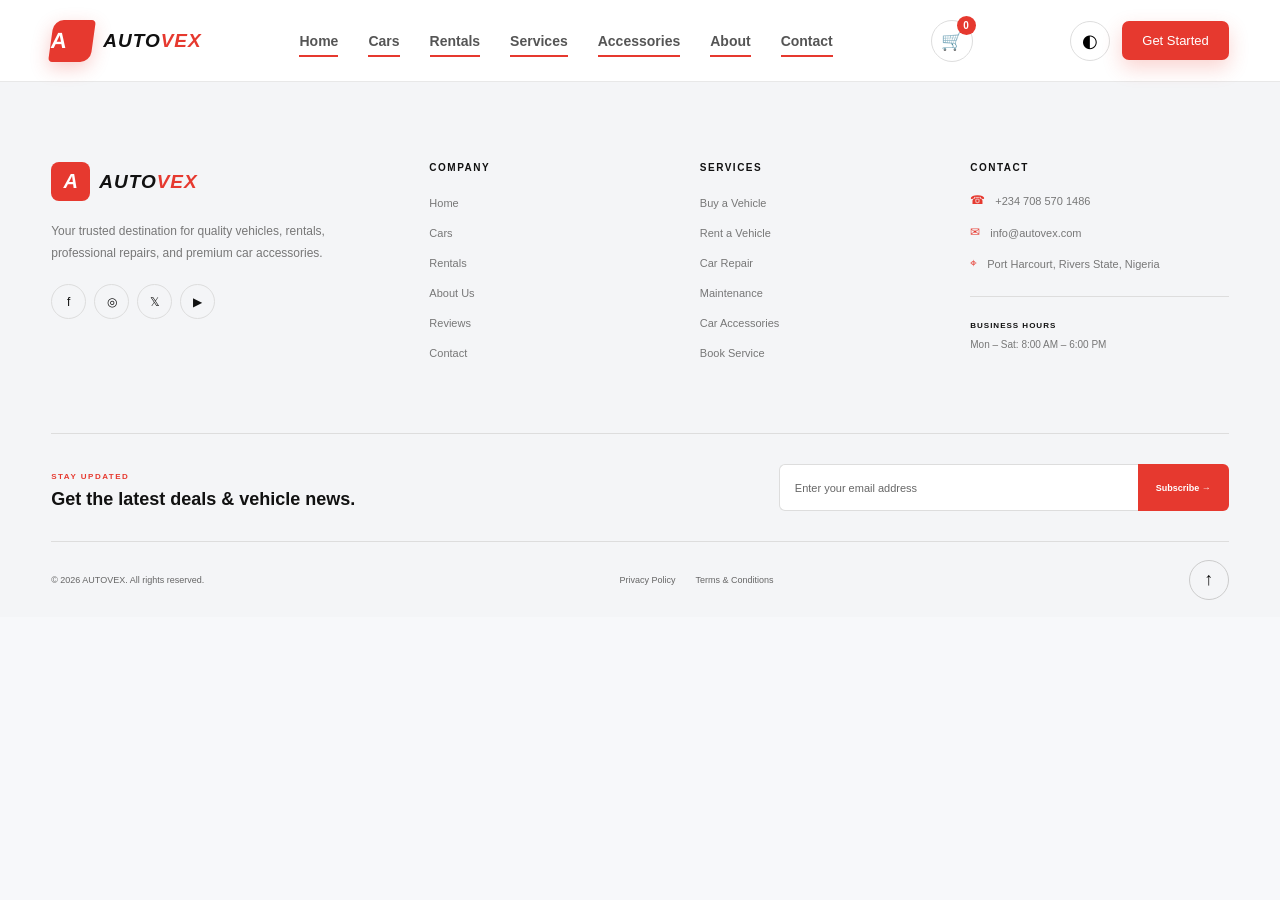
<file: services.html>
<!DOCTYPE html>
<html lang="en">
<head>
    <meta charset="UTF-8">
    <meta name="viewport" content="width=device-width, initial-scale=1.0">
    <title>Document</title>
    <link rel="stylesheet" href="./style.css/services.css">
</head>
<body>
    <header class="navbar">

        <div class="nav-container">

            <!-- LOGO -->

            <a href="#" class="logo">
                <span class="logo-icon">
                    A
                </span>

                <span class="logo-text">
                    AUTO<span>VEX</span>
                </span>
            </a>

            <!-- NAVIGATION -->

            <nav class="nav-menu">
                <a href="index.html" class="nav-link active">Home</a>
                <a href="cars.html" class="nav-link">Cars</a>
                <a href="rental.html" class="nav-link">Rentals</a>
                <a href="services.html" class="nav-link">Services</a>
                <a href="#accessories" class="nav-link">Accessories</a>
                <a href="#about" class="nav-link">About</a>
                <a href="#contact" class="nav-link">Contact</a>
            </nav>

            <!-- NAV ACTION -->

            <!-- CART -->

            <button class="cart-icon" id="cartIcon">

                🛒

                <span class="cart-count" id="cartCount">
                    0
                </span>

            </button>

            <div class="nav-actions">
                <button class="theme-btn" id="themeBtn">
                    ◐
                </button>

                <a href="#contact" class="nav-button">
                    Get Started
                </a>

                <button class="menu-btn" id="menuBtn">
                    ☰
                </button>
            </div>


        </div>
    </header>

    <footer class="site-footer" id="footer">

        <div class="footer-container">

            <!-- TOP FOOTER -->

            <div class="footer-grid">


                <!-- COMPANY -->

                <div class="footer-company">

                    <a href="#" class="footer-logo">
                        <span class="logo-mark">A</span>

                        <span class="logo-text">
                            AUTO<span>VEX</span>
                        </span>
                    </a>


                    <p>
                        Your trusted destination for quality
                        vehicles, rentals, professional repairs,
                        and premium car accessories.
                    </p>


                    <!-- SOCIAL LINKS -->

                    <div class="footer-socials">

                        <a href="#" aria-label="Facebook">
                            f
                        </a>

                        <a href="#" aria-label="Instagram">
                            ◎
                        </a>

                        <a href="#" aria-label="X">
                            𝕏
                        </a>

                        <a href="#" aria-label="YouTube">
                            ▶
                        </a>

                    </div>

                </div>


                <!-- NAVIGATION -->

                <div class="footer-column">

                    <h3>
                        COMPANY
                    </h3>

                    <ul>

                        <li>
                            <a href="#home">
                                Home
                            </a>
                        </li>

                        <li>
                            <a href="#cars">
                                Cars
                            </a>
                        </li>

                        <li>
                            <a href="#rental">
                                Rentals
                            </a>
                        </li>

                        <li>
                            <a href="#why-us">
                                About Us
                            </a>
                        </li>

                        <li>
                            <a href="#reviews">
                                Reviews
                            </a>
                        </li>

                        <li>
                            <a href="#contact">
                                Contact
                            </a>
                        </li>

                    </ul>

                </div>


                <!-- SERVICES -->

                <div class="footer-column">

                    <h3>
                        SERVICES
                    </h3>

                    <ul>

                        <li>
                            <a href="#cars">
                                Buy a Vehicle
                            </a>
                        </li>

                        <li>
                            <a href="#rental">
                                Rent a Vehicle
                            </a>
                        </li>

                        <li>
                            <a href="#repair">
                                Car Repair
                            </a>
                        </li>

                        <li>
                            <a href="#repair">
                                Maintenance
                            </a>
                        </li>

                        <li>
                            <a href="#accessories">
                                Car Accessories
                            </a>
                        </li>

                        <li>
                            <a href="#contact">
                                Book Service
                            </a>
                        </li>

                    </ul>

                </div>


                <!-- CONTACT -->

                <div class="footer-column footer-contact">

                    <h3>
                        CONTACT
                    </h3>


                    <div class="footer-contact-item">

                        <span>
                            ☎
                        </span>

                        <a href="tel:+2348000000000">
                            +234 708 570 1486
                        </a>

                    </div>


                    <div class="footer-contact-item">

                        <span>
                            ✉
                        </span>

                        <a href="mailto:info@autovex.com">
                            info@autovex.com
                        </a>

                    </div>


                    <div class="footer-contact-item">

                        <span>
                            ⌖
                        </span>

                        <p>
                            Port Harcourt,
                            Rivers State, Nigeria
                        </p>

                    </div>


                    <div class="footer-hours">

                        <strong>
                            BUSINESS HOURS
                        </strong>

                        <p>
                            Mon – Sat:
                            8:00 AM – 6:00 PM
                        </p>

                    </div>

                </div>

            </div>


            <!-- NEWSLETTER -->

            <div class="footer-newsletter">

                <div>

                    <span>
                        STAY UPDATED
                    </span>

                    <h3>
                        Get the latest deals
                        &amp; vehicle news.
                    </h3>

                </div>


                <form class="newsletter-form" id="newsletterForm">

                    <input type="email" id="newsletterEmail" placeholder="Enter your email address" required>

                    <button type="submit">
                        Subscribe →
                    </button>

                </form>

            </div>


            <!-- BOTTOM -->

            <div class="footer-bottom">

                <p>
                    © 2026 AUTOVEX.
                    All rights reserved.
                </p>


                <div class="footer-legal">

                    <a href="#">
                        Privacy Policy
                    </a>

                    <a href="#">
                        Terms &amp; Conditions
                    </a>

                </div>


                <button class="back-to-top" id="backToTop" aria-label="Back to top">
                    ↑
                </button>

            </div>

        </div>

    </footer>


    <script src="./script.js/services.js"></script>
</body>
</html>
</file>
<file: style.css/style.css>
* {
  margin: 0;
  padding: 0;
  box-sizing: border-box;
}

html {
  scroll-behavior: smooth;
}

body {
  font-family: inter, Arial, helvetica, sans-serif;
  background: #f7f8fa;
  padding-top: 82px;
  color: #111111;
}

/* NAVBAR */

.navbar {
  width: 100%;
  height: 82px;
  background: rgba(255, 255, 255, 0.96);
  border-bottom: 1px solid #e8e8e8;
  position: fixed;
  top: 0;
  left: 0;
  z-index: 1000;
  backdrop-filter: blur(12px);
}

.nav-container {
  width: min(1200px, 92%);
  height: 100%;
  margin: auto;
  display: flex;
  align-items: center;
  justify-content: space-between;
}

.logo {
  display: flex;
  align-items: center;
  gap: 10px;
  text-decoration: none;
  color: #111111;
}

.logo-icon {
  width: 42px;
  height: 42px;
  display: flex;
  align-items: center;
  background: #e6392f;
  color: #fff;
  font-size: 22px;
  font-weight: 900;
  border-radius: 10px 4px 10px 4px;
  transform: skew(-8deg);
  box-shadow: 0 6px 18px rgba(230, 57, 47, 0.25);
}

.logo-text {
  font-size: 22px;
  font-weight: 900;
  letter-spacing: 1.5px;
  font-style: italic;
}

.logo-text span {
  color: #e6392f;
}

.nav-menu {
  display: flex;
  align-items: center;
  gap: 30px;
}

.nav-link {
  position: relative;
  text-decoration: none;
  color: #555555;
  font-size: 14px;
  font-weight: 600;
  transition: 0.3s ease;
}

.nav-link:hover {
  color: #e6392f;
}

/* underline */

.nav-link::after {
  content: "";
  position: absolute;
  left: 0;
  bottom: -8px;
  width: 0;
  height: 2px;
  background: #e6392f;
  transition: 0.3s ease;
}

.nav-link::after,
.nav-link.active::after {
  width: 100%;
}

.nav-actions {
  display: flex;
  align-items: center;
  gap: 12px;
}

.cart-icon {
  position: relative;

  width: 42px;
  height: 42px;

  border: 1px solid #dddddd;

  border-radius: 50%;

  background: #ffffff;

  cursor: pointer;

  font-size: 18px;

  display: flex;
  align-items: center;
  justify-content: center;

  transition: 0.3s ease;
}

.cart-icon:hover {
  border-color: #e6392f;

  transform: translateY(-2px);
}

/* Cart number */

.cart-count {
  position: absolute;

  top: -5px;
  right: -4px;

  min-width: 19px;
  height: 19px;

  padding: 0 5px;

  border-radius: 50px;

  background: #e6392f;

  color: #ffffff;

  font-size: 10px;

  font-weight: 900;

  display: flex;
  align-items: center;
  justify-content: center;
}

/* Dark mode */

body.dark-mode .cart-icon {
  background: #18191c;

  border-color: #333333;

  color: #ffffff;
}

.theme-btn {
  width: 40px;
  height: 40px;
  border: 1px solid #dddddd;
  background: #fff;
  border-radius: 50%;
  cursor: pointer;
  font-size: 18px;
  transition: 0.3s ease;
}

.theme-btn:hover {
  background: #f1f1f1;
  transform: rotate(20deg);
}

.nav-button {
  text-decoration: none;
  background: #e6392f;
  color: #fff;
  padding: 12px 20px;
  border-radius: 7px;
  font-size: 13px;
  font-size: 700;
  transition: 0.3s ease;
  box-shadow: 0 8px 20px rgba(230, 57, 47, 0.22);
}

.menu-btn {
  display: none;
  width: 40px;
  width: 40px;
  border: none;
  background: transparent;
  font-size: 25px;
  cursor: pointer;
}

/* ================================
   DARK MODE FOUNDATION
================================ */

body.dark-mode {
  background: #0c0d0f;
  color: #ffffff;
}

body.dark-mode .navbar {
  background: rgba(15, 16, 18, 0.96);
  border-color: #292929;
}

body.dark-mode .logo {
  color: #ffffff;
}

body.dark-mode .nav-link {
  color: #bbbbbb;
}

body.dark-mode .nav-link:hover,
body.dark-mode .nav-link.active {
  color: #ff4b40;
}

body.dark-mode .theme-btn {
  background: #1a1b1e;
  color: white;
  border-color: #333333;
}

body.dark-mode .menu-btn {
  color: #fff;
}

body.dark-mode .nav-menu {
  background: #111214;
  border-color: #292929;
}

body.dark-mode .placeholder p {
  color: #aaaaaa;
}

@media (max-width: 900px) {
  .nav-menu {
    position: absolute;
    top: 82px;
    left: 0;
    width: 100%;
    background: #fff;
    padding: 25px;
    display: none;
    flex-direction: column;
    gap: 25px;
    border: 1px solid #ddd;
    box-shadow: 0 10px 25px rgba(0, 0, 0, 0.08);
  }

  .nav-menu.show {
    display: flex;
  }

  .menu-btn {
    display: block;
  }

  .nav-button {
    display: inline-flex;
    align-items: center;
    justify-content: center;
    height: 42px;
    padding: 0 20px;
    border-radius: 8px;
    text-decoration: none;
    font-size: 13px;
    font-weight: 700;
    white-space: nowrap;
    transition: all 0.3s ease;
    box-shadow: 0 5px 15px rgba(230, 57, 47, 0.25);
  }

  .nav-link {
    font-size: 15px;
  }
}

@media (max-width: 500px) {
  .nav-container {
    width: 94%;
  }

  .navbar {
    height: 72px;
  }

  .logo-text {
    font-size: 18px;
  }

  .logo-icon {
    width: 36px;
    height: 36px;
  }

  .nav-button {
    height: 36px;
    padding: 0 11px;
    font-size: 11px;
  }

  .theme-btn,
  .menu-btn {
    width: 35px;
    height: 35px;
  }

  .nav-menu {
    top: 72px;
  }
}

/* NAVBAR ENDED */

/* hero */

/* =================================
   HERO SECTION
================================= */

.hero {
  min-height: calc(100vh - 82px);

  width: 100%;

  position: relative;

  overflow: hidden;

  background:
    radial-gradient(
      circle at 80% 50%,
      rgba(230, 57, 47, 0.12),
      transparent 35%
    ),
    #f7f8fa;
}

/* =================================
   HERO CONTAINER
================================= */

.hero-container {
  width: min(1200px, 92%);

  min-height: calc(100vh - 82px);

  margin: auto;

  display: grid;

  grid-template-columns: 1fr 1fr;

  align-items: center;

  gap: 60px;
}

/* =================================
   HERO CONTENT
================================= */

.hero-content {
  position: relative;

  z-index: 2;
}

/* Small heading */

.hero-tag {
  display: flex;

  align-items: center;

  gap: 9px;

  margin-bottom: 20px;

  color: #e6392f;

  font-size: 12px;

  font-weight: 800;

  letter-spacing: 1.5px;
}

.hero-tag span {
  width: 30px;
  height: 2px;

  background: #e6392f;

  display: block;
}

/* =================================
   HERO TITLE
================================= */

.hero-content h1 {
  max-width: 650px;

  font-size: clamp(52px, 6vw, 82px);

  line-height: 0.98;

  letter-spacing: -3px;

  font-weight: 900;

  color: #111111;

  margin-bottom: 25px;
}

.hero-content h1 strong {
  display: block;

  color: #e6392f;

  font-style: italic;
}

/* =================================
   HERO DESCRIPTION
================================= */

.hero-content > p {
  max-width: 560px;

  color: #666666;

  font-size: 16px;

  line-height: 1.8;

  margin-bottom: 32px;
}

/* =================================
   HERO BUTTONS
================================= */

.hero-buttons {
  display: flex;

  align-items: center;

  gap: 14px;

  margin-bottom: 45px;
}

.hero-btn {
  min-height: 48px;

  padding: 0 22px;

  display: inline-flex;

  align-items: center;

  justify-content: center;

  gap: 12px;

  border-radius: 7px;

  text-decoration: none;

  font-size: 13px;

  font-weight: 800;

  transition: 0.3s ease;
}

/* Primary button */

.hero-btn.primary {
  background: #e6392f;

  color: #ffffff;

  box-shadow: 0 10px 25px rgba(230, 57, 47, 0.22);
}

.hero-btn.primary:hover {
  background: #c92d25;

  transform: translateY(-3px);
}

.hero-btn.primary span {
  font-size: 20px;
}

/* Secondary button */

.hero-btn.secondary {
  border: 1px solid #d8d8d8;

  color: #222222;

  background: #ffffff;
}

.hero-btn.secondary:hover {
  border-color: #e6392f;

  color: #e6392f;

  transform: translateY(-3px);
}

/* =================================
   HERO STATS
================================= */

.hero-stats {
  display: flex;

  align-items: center;

  gap: 35px;
}

.stat {
  display: flex;

  flex-direction: column;

  gap: 5px;
}

.stat strong {
  font-size: 22px;

  color: #111111;
}

.stat span {
  font-size: 11px;

  color: #888888;

  font-weight: 600;
}

/* =================================
   HERO VISUAL
================================= */

.hero-visual {
  height: 560px;

  position: relative;

  display: flex;

  align-items: center;

  justify-content: center;
}

/* Background circle */

.hero-circle {
  width: 470px;
  height: 470px;

  position: absolute;

  border-radius: 50%;

  background: #e6392f;

  opacity: 0.08;
}

/* =================================
   CAR CARD
================================= */

.hero-car-card {
  width: min(500px, 100%);

  position: relative;

  z-index: 2;

  padding: 25px;

  border-radius: 22px;

  background: #ffffff;

  border: 1px solid #eeeeee;

  box-shadow: 0 30px 70px rgba(0, 0, 0, 0.12);

  transform: rotate(2deg);

  transition: 0.4s ease;
}

.hero-car-card:hover {
  transform: rotate(0deg) translateY(-8px);
}

/* Car label */

.car-label {
  color: #e6392f;

  font-size: 10px;

  font-weight: 900;

  letter-spacing: 2px;

  margin-bottom: 15px;
}

/* Temporary car area */

.car-placeholder {
  width: 100%;
  height: 300px;
  border-radius: 15px;
  overflow: hidden;
  background: #101010;
  position: relative;
}

.car-placeholder img {
  width: 100%;
  height: 100%;
  display: block;
  object-fit: cover;
  object-position: center;
  transition: transform 0.5s ease;
}

.hero-car-card:hover .car-placeholder img {
  transform: scale(1.04);
}

/* Car information */

.car-info {
  display: flex;

  align-items: center;

  justify-content: space-between;

  padding-top: 20px;
}

.car-info span {
  color: #888888;

  font-size: 11px;
}

.car-info h3 {
  margin-top: 5px;

  font-size: 20px;
}

.car-price {
  display: flex;

  flex-direction: column;

  align-items: flex-end;

  color: #888888;

  font-size: 11px;
}

.car-price strong {
  color: #111111;

  font-size: 17px;

  margin-top: 4px;
}

body.dark-mode .hero {
  background:
    radial-gradient(
      circle at 80% 50%,
      rgba(230, 57, 47, 0.15),
      transparent 35%
    ),
    #0c0d0f;
}

body.dark-mode .hero-content h1 {
  color: #fff;
}

body.dark-mode .hero-content p {
  color: #aaaaaa;
}

body.dark-mode .hero-btn.secondary {
  background: #151619;
  border-color: #333333;
  color: #fff;
}

body.dark-mode .stat strong {
  color: #ffffff;
}

body.dark-mode .hero-car-card {
  background: #151619;
  border-color: #292929;
}

body.dark-mode .car-info h3 {
  color: #000;
}

body.dark-mode .car-price strong {
  color: #fff;
}

@media (max-width: 900px) {
  .hero {
    min-height: auto;
  }

  .hero-container {
    min-height: auto;
    grid-template-columns: 1fr;
    gap: 40px;
    padding-top: 70px;
    padding-bottom: 70px;
  }

  .hero-content {
    text-align: center;
  }

  .hero-tag {
    justify-content: center;
  }

  .hero-content h1 {
    font-size: clamp(48px, 10vw, 70px);
  }

  .hero-content p {
    margin-left: auto;
    margin-right: auto;
  }

  .hero-buttons {
    justify-content: center;
  }

  .hero-stats {
    justify-content: center;
  }

  .hero-visual {
    height: 480px;
  }
}

@media (max-width: 500px) {
  .hero-container {
    width: 90%;
    padding-top: 50px;
    padding-bottom: 50px;
  }

  .hero-content h1 {
    font-size: 47px;
  }

  .hero-content p {
    font-size: 14px;
    line-height: 1.7;
  }

  .hero-buttons {
    flex-direction: column;
    width: 100%;
  }

  .hero-btn {
    width: 100%;
  }

  .hero-stats {
    gap: 18px;
    justify-content: space-between;
  }

  .stat strong {
    font-size: 18px;
  }

  .stat span {
    font-size: 9px;
  }

  .hero-visual {
    height: 380px;
  }

  .hero-circle {
    width: 320px;
    height: 320px;
  }

  .hero-car-card {
    padding: 15px;
    border-radius: 16px;
  }

  .car-placeholder {
    height: 220px;
  }
}

/* SERVICES SECTION  */
.services {
  width: 100%;
  padding: 110px 0;
  background: #fff;
}

.service-container {
  width: min(1200px, 92%);
  margin: auto;
}

.section-heading {
  max-width: 650px;
  margin-bottom: 55px;
}

.section-tag {
  display: inline-block;
  margin-bottom: 15px;
  color: #e6392f;
  font-size: 11px;
  font-weight: 900;
  letter-spacing: 2px;
}

.section-heading h2 {
  font-size: clamp(32px, 5vw, 58px);
  line-height: 1;
  letter-spacing: -2px;
  color: #111111;
  margin-bottom: 18px;
}

.section-heading h2 span {
  color: #e6392f;
  font-style: italic;
}

.section-heading p {
  max-width: 560px;
  color: #777777;
  font-size: 15px;
  line-height: 1.8;
}

.services-grid {
  display: grid;
  grid-template-columns: repeat(4, 1fr);
  gap: 18px;
}

.service-card {
  min-height: 360px;
  padding: 28px;
  position: relative;
  overflow: hidden;
  background: #f7f8fa;
  border: 1px solid #eeeeee;
  border-radius: 16px;
  display: flex;
  flex-direction: column;
  transition: all 0.4s ease;
}

.service-card::before {
  content: "";
  position: absolute;
  left: 0;
  top: 0;
  width: 0;
  height: 4px;
  background: #e6392f;
}

.service-card:hover::before {
  width: 100%;
}

.service-card:hover {
  transform: translateY(-8px);
  background: #ffffff;
  border-color: #dddddd;
  box-shadow: 0 20px rgba(0, 0, 0, 0.09);
}

.service-icon {
  width: 58px;
  height: 58px;
  display: flex;
  align-items: center;
  justify-content: center;
  background: #ffffff;
  border: 1px solid #eeeeee;
  border-radius: 12px;
  font-size: 26px;
  margin-bottom: 28px;
  transition: 0.3s ease;
}

.service-card:hover .service-icon {
  background: #e6392f;
  border-color: #e6392f;
  transform: scale(1.08);
}

.service-number {
  position: absolute;
  top: 28px;
  right: 28px;
  color: #ccc;
  font-size: 11px;
  font-weight: 900;
}

.service-card h3 {
  font-size: 22px;
  color: #111111;
  margin-bottom: 12px;
}

.service-card p {
  color: #777777;
  font-size: 13px;
  line-height: 1.7;
  margin-bottom: 25px;
}

.service-link {
  margin-top: auto;
  display: inline-flex;
  align-items: center;
  gap: 10px;
  color: #111111;
  text-decoration: none;
  font-size: 12px;
  font-weight: 800;
  transition: 0.3s ease;
}

.service-link span {
  font-size: 18px;
  color: #e6392f;
  transition: 0.3s ease;
}

.service-link:hover {
  color: #e6392f;
}

.service-link:hover span {
  transform: translateX(5px);
}

body.dark-mode .services {
  background: #0c0d0f;
}

body.dark-mode .section-heading h2 {
  color: #ffffff;
}

body.dark-mode .section-heading p {
  color: #aaaaaa;
}

body.dark-mode .service-card {
  background: #151619;
  border-color: #292929;
}

body.dark-mode .service-card:hover {
  background: #1a1b1e;
  border-color: #383838;
}

body.dark-mode .service-icon {
  background: #1d1e21;
  border-color: #333333;
}

body.dark-mode .service-card h3 {
  color: #ffffff;
}

body.dark-mode .service-card p {
  color: #aaaaaa;
}

body.dark-mode .service-link {
  color: #ffffff;
}

body.dark-mode .service-number {
  color: #555555;
}

@media (max-width: 1000px) {
  .services-grid {
    grid-template-columns: repeat(2, 1fr);
  }
}

@media (max-width: 600px) {
  .services {
    padding: 80px 0;
  }

  .section-heading {
    margin-bottom: 35px;
  }

  .section-heading h2 {
    font-size: 40px;
  }

  .services-grid {
    grid-template-columns: 1fr;
    gap: 15px;
  }

  .service-card {
    min-height: 320px;
  }
}

/* cars  */

.featured-card {
  width: 100%;
  padding: 110px;
  background: #f7f8fa;
}

.cars-container {
  width: min(1200px, 92%);
  margin: auto;
}

.cars-heading {
  display: flex;
  align-items: flex-end;
  justify-content: space-between;
  margin-bottom: 50px;
}

.cars-heading h2 {
  margin-top: 8px;
  font-size: clamp(38px, 5vw, 58px);
  line-height: 1;
  letter-spacing: -2px;
  color: #111111;
}

.cars-heading h2 span {
  color: #e6392f;
  font-style: italic;
}

.view-all {
  display: flex;
  align-items: center;
  gap: 8px;
  color: #111111;
  text-decoration: none;
  font-size: 18px;
  font-weight: 800;
}

.view-all span {
  color: #e6392f;
  font-size: 17px;
  transition: 0.3s ease;
}

.view-all:hover span {
  transform: translateX(-1px);
}

.cars-grid {
  display: grid;
  grid-template-columns: repeat(2, 1fr);
  gap: 24px;
}

.car-card {
  overflow: hidden;
  background: #ffffff;
  border: 1px solid #e7e7e7;
  border-radius: 18px;
  transition: 0.4s ease;
}

.car-card:hover {
  transform: translateY(-7px);
  border-color: #d7d7d7;
  box-shadow: 0 25px 55px rgba(0, 0, 0, 0.1);
}

.car-image {
  height: 300px;
  position: relative;
  overflow: hidden;
  background: #717171;
}

.car-image img {
  width: 100%;
  height: 100%;
  display: block;
  object-fit: cover;
  transition: transform 0.6s;
}

.car-card:hover .car-image img {
  transform: scale(1.05);
}

.car-badge {
  position: absolute;
  top: 18px;
  left: 18px;
  padding: 7px 11px;
  background: #e6392f;
  color: #fff;
  font-size: 9px;
  font-weight: 900;
  letter-spacing: 1px;
}

.favorite-btn {
  position: absolute;
  top: 15px;
  left: 15px;
  width: 42px;
  height: 42px;
  display: flex;
  align-items: center;
  justify-content: center;
  border: none;
  border-radius: 50%;
  background: rgba(255, 255, 255, 0.96);
  color: #222222;
  font-size: 24px;
  line-height: 1;
  cursor: pointer;
  transition: 0.3s ease;
}

.favorite-btn:hover {
  background: #e6392f;
  color: #fff;
  transform: scale(1.08);
}

.favorite-btn.active {
  background: #e6392f;
  color: #fff;
}

.car-card-content {
  padding: 24px;
}

.car-title-row {
  display: flex;
  align-items: flex-start;
  justify-content: space-between;
  gap: 15px;
  margin-bottom: 22px;
}

.car-category {
  color: #e6392f;
  font-size: 9px;
  font-weight: 900;
  letter-spacing: 1.5px;
}

.car-title-row h3 {
  margin-top: 7px;
  color: #111111;
  font-size: 20px;
  line-height: 1.2;
}

.car-price {
  color: #111111;
  font-size: 18px;
  white-space: nowrap;
}

.car-specs {
  display: grid;
  grid-template-columns: repeat(3, 1fr);
  padding: 18px 0;
  border-top: 1px solid #eeeeee;
  border-bottom: 1px solid #eeeeee;
}

.car-specs span {
  display: flex;
  flex-direction: column;
  gap: 5px;
  color: #999999;
  font-size: 10px;
}

.car-specs span:not(:last-child) {
  border-right: 1px solid #eeeeee;
}

.car-specs b {
  color: #333333;
  font-size: 12px;
}

.car-actions {
  display: flex;
  align-items: center;
  gap: 10px;
  padding-top: 20px;
}

.details-btn {
  flex: 1;
  min-height: 44px;
  display: flex;
  align-items: center;
  justify-content: center;
  border: 1px solid #dddddd;
  border-radius: 7px;
  color: #222222;
  text-decoration: none;
  font-size: 11px;
  font-weight: 800;
  transition: 0.3s ease;
}

.details-btn:hover {
  border-color: #e6392f;
  color: #e6392f;
}

.cart-btn {
  flex: 1;
  min-height: 44px;
  border: none;
  border-radius: 7px;
  background: #111111;
  color: #fff;
  font-size: 11px;
  font-weight: 800;
  cursor: pointer;
  transition: 0.3s ease;
}

.cart-btn:hover {
  background: #e6392f;
  transform: translateY(-2px);
}

/* =================================
   FEATURED CARS DARK MODE
================================= */

body.dark-mode .featured-cars {
  background: #0c0d0f;
}

body.dark-mode .cars-heading h2 {
  color: #ffffff;
}

body.dark-mode .view-all {
  color: #ffffff;
}

body.dark-mode .car-card {
  background: #151619;

  border-color: #292929;
}

body.dark-mode .car-card:hover {
  border-color: #3a3a3a;
}

body.dark-mode .car-title-row h3 {
  color: #ffffff;
}

body.dark-mode .car-price {
  color: #ffffff;
}

body.dark-mode .car-specs {
  border-color: #292929;
}

body.dark-mode .car-specs span:not(:last-child) {
  border-color: #292929;
}

body.dark-mode .car-specs b {
  color: #dddddd;
}

body.dark-mode .details-btn {
  border-color: #383838;

  color: #ffffff;
}

body.dark-mode .details-btn:hover {
  border-color: #e6392f;

  color: #e6392f;
}

body.dark-mode .cart-btn {
  background: #ffffff;

  color: #111111;
}

body.dark-mode .cart-btn:hover {
  background: #e6392f;

  color: #ffffff;
}

/* cart panel  */

/* =================================
   CART PANEL
================================= */

.cart-overlay {
  position: fixed;

  inset: 0;

  background: rgba(0, 0, 0, 0.45);

  opacity: 0;

  visibility: hidden;

  z-index: 1998;

  transition: 0.3s ease;
}

.cart-overlay.show {
  opacity: 1;

  visibility: visible;
}

.cart-panel {
  position: fixed;

  top: 0;
  right: 0;

  width: min(420px, 92%);

  height: 100vh;

  background: #ffffff;

  z-index: 1999;

  display: flex;

  flex-direction: column;

  transform: translateX(100%);

  transition: 0.4s ease;

  box-shadow: -15px 0 50px rgba(0, 0, 0, 0.15);
}

.cart-panel.show {
  transform: translateX(0);
}

/* Header */

.cart-header {
  padding: 25px;

  display: flex;

  align-items: center;

  justify-content: space-between;

  border-bottom: 1px solid #eeeeee;
}

.cart-header span {
  color: #e6392f;

  font-size: 9px;

  font-weight: 900;

  letter-spacing: 2px;
}

.cart-header h2 {
  margin-top: 5px;

  font-size: 23px;
}

.cart-header button {
  width: 38px;
  height: 38px;

  border: 1px solid #dddddd;

  border-radius: 50%;

  background: transparent;

  font-size: 25px;

  cursor: pointer;
}

/* Items */

.cart-items {
  flex: 1;

  padding: 20px;

  overflow-y: auto;
}

/* Empty cart */

.empty-cart {
  height: 100%;

  display: flex;

  align-items: center;

  justify-content: center;

  flex-direction: column;

  text-align: center;

  color: #777777;
}

.empty-cart-icon {
  width: 65px;
  height: 65px;

  display: flex;

  align-items: center;
  justify-content: center;

  border-radius: 50%;

  background: #f5f5f5;

  font-size: 28px;

  margin-bottom: 15px;
}

.empty-cart h3 {
  color: #222222;

  margin-bottom: 8px;
}

.empty-cart p {
  font-size: 13px;

  max-width: 230px;

  line-height: 1.6;
}

/* Cart item */

.cart-item {
  display: flex;

  gap: 14px;

  padding: 14px;

  margin-bottom: 12px;

  border: 1px solid #eeeeee;

  border-radius: 12px;
}

.cart-item img {
  width: 80px;
  height: 65px;

  object-fit: cover;

  border-radius: 8px;
}

.cart-item-info {
  flex: 1;
}

.cart-item-info h4 {
  font-size: 13px;

  margin-bottom: 5px;
}

.cart-item-info strong {
  color: #e6392f;

  font-size: 13px;
}

.remove-cart-item {
  border: none;

  background: transparent;

  color: #999999;

  cursor: pointer;

  font-size: 18px;
}

/* Footer */

.cart-footer {
  padding: 20px;

  border-top: 1px solid #eeeeee;
}

.cart-total {
  display: flex;

  align-items: center;

  justify-content: space-between;

  margin-bottom: 15px;
}

.cart-total span {
  color: #777777;

  font-size: 13px;
}

.cart-total strong {
  font-size: 20px;
}

.checkout-btn {
  width: 100%;

  height: 50px;

  border: none;

  border-radius: 8px;

  background: #e6392f;

  color: #ffffff;

  font-weight: 800;

  cursor: pointer;
}

/* =================================
   CART NOTIFICATION
================================= */

.cart-notification {
  position: fixed;

  top: 100px;
  right: 25px;

  z-index: 3000;

  display: flex;

  align-items: center;

  gap: 12px;

  padding: 14px 18px;

  background: #111111;

  color: #ffffff;

  border-radius: 10px;

  box-shadow: 0 12px 30px rgba(0, 0, 0, 0.2);

  transform: translateX(150%);

  transition: 0.4s ease;
}

.cart-notification.show {
  transform: translateX(0);
}

.cart-notification > span {
  width: 28px;
  height: 28px;

  display: flex;

  align-items: center;
  justify-content: center;

  border-radius: 50%;

  background: #e6392f;
}

.cart-notification small {
  display: block;

  color: #aaaaaa;

  margin-top: 3px;
}

/* =================================
   CARS RESPONSIVE
================================= */

@media (max-width: 700px) {
  .featured-cars {
    padding: 80px 0;
  }

  .cars-heading {
    align-items: flex-start;

    flex-direction: column;

    gap: 20px;

    margin-bottom: 35px;
  }

  .cars-heading h2 {
    font-size: 42px;
  }

  .cars-grid {
    grid-template-columns: 1fr;
  }

  .car-image {
    height: 250px;
  }

  .car-card-content {
    padding: 20px;
  }
}

@media (max-width: 450px) {
  .car-title-row {
    flex-direction: column;
  }

  .car-price {
    font-size: 20px;
  }

  .car-actions {
    flex-direction: column;
  }

  .details-btn,
  .cart-btn {
    width: 100%;
  }
}

/* RENTAL  */

.rental {
  padding: 110px 0;
  background: #fff;
}

.rental-container {
  width: min(1200px, 92%);
  margin: auto;
}

.rental-heading {
  display: flex;
  justify-content: flex-end;
  justify-content: space-between;
  margin-bottom: 45px;
}

.rental-heading h2 {
  margin-top: 8px;
  font-size: clamp (38px, 5vw, 58px);
  line-height: 1;
  letter-spacing: -2px;
  color: #111111;
}

.rental-heading h2 span {
  color: #e6392f;
  font-style: italic;
}

.rental-heading p {
  max-width: 560px;
  margin-top: 18px;
  color: #777777;
  font-size: 15px;
  line-height: 1.7;
}

.rental-heading-badge {
  min-width: 130px;
  padding: 18px;
  border-left: 2px solid #e6392f;
  display: flex;
  flex-direction: column;
  gap: 5px;
}

.rental-heading-badge strong {
  font-size: 26px;
  color: #111111;
}

.rental-heading-badge span {
  color: #888888;
  font-size: 10px;
  font-weight: 700;
}

.rental-search {
  padding: 18px;
  display: grid;
  grid-template-columns: 1.2fr 1fr 1fr auto;
  gap: 12px;
  background: #111111;
  border-radius: 12px;
  margin-bottom: 40px;
}

.rental-field {
  color: #999999;
  font-size: 9px;
  font-weight: 900;
  letter-spacing: 1px;
}

.rental-field input {
  width: 100%;
  height: 46px;
  padding: 0 13px;
  border: 1px solid #333333;
  border-radius: 6px;
  outline: none;
  background: #1c1c1c;
  font-family: inherit;
}

.rental-field input:focus {
  border-color: #e6392f;
  color: #999999;
}

.search-rental-btn {
  align-items: end;
  height: 46px;
  padding: 0 20px;
  border: none;
  border-radius: 6px;
  background: #e6392f;
  color: #ffffff;
  font-size: 11px;
  font-weight: 800;
  cursor: pointer;
  white-space: nowrap;
  transition: 0.3s ease;
}

.search-rental-btn:hover {
  background: #c92d25;
  transform: translateY(-2px);
}

.rental-grid {
  display: grid;
  grid-template-columns: repeat(3, 1fr);
  gap: 22px;
}

.rental-card {
  overflow: hidden;
  border: 1px solid #e8e8e8;
  border-radius: 16px;
  background: #ffffff;
  transition: 0.4s ease;
}

.rental-card:hover {
  transform: translateY(-7px);
  box-shadow: 0 25px 50px rgba(0, 0, 0, 0.1);
}

.rental-image {
  height: 230px;
  position: relative;
  overflow: hidden;
  background: #717171;
}

.rental-image img {
  width: 100%;
  height: 100%;
  object-fit: cover;
  display: block;
  transition: 0.5s ease;
}

.rental-card:hover .rental-image img {
  transform: scale(1.05);
}

.rental-status {
  position: absolute;
  top: 15px;
  left: 15px;
  padding: 7px 10px;
  border-radius: 5px;
  background: #fff;
  color: #17833b;
  font-size: 9px;
  font-weight: 900;
}

.rental-content {
  padding: 22px;
}

.rental-title {
  display: flex;
  justify-content: space-between;
  gap: 10px;
  margin-bottom: 20px;
}

.rental-title > div:first-child > span {
  color: #e6392f;
  font-size: 9px;
  font-weight: 900;
  letter-spacing: 1px;
}

.rental-title h3 {
  margin-top: 6px;
  font-size: 18px;
  color: #111111;
}

.rental-price {
  display: flex;
  align-items: flex-end;
  flex-direction: column;
}

.rental-price strong {
  color: #111111;
  font-size: 16px;
  white-space: nowrap;
}

.rental-price small {
  color: #999999;
  font-size: 9px;
}

.rental-specs {
  display: grid;
  grid-template-columns: repeat(3, 1fr);
  border-top: 1px solid #eeeeee;
  border-bottom: 1px solid #eeeeee;
  padding: 15px 0;
  margin-bottom: 18px;
}

.rental-specs span {
  display: flex;
  flex-direction: column;
  gap: 4px;
  color: #999999;
  font-size: 9px;
}

.rental-specs span:not(:last-child) {
  border-right: 1px solid #eeeeee;
}

.rental-specs b {
  color: #333333;
  font-size: 11px;
}

.rent-now-btn {
  width: 100%;
  height: 44px;
  border: none;
  border-radius: 7px;
  background: #111111;
  color: #ffffff;
  font-size: 11px;
  font-weight: 800;
  cursor: pointer;
  transition: 0.3s ease;
}

.rent-now-btn:hover {
  background: #e6392f;
  transform: translateY(-2px);
}

.rent-now-btn span {
  margin-left: 8px;
  font-size: 17px;
}

.rental-overlay {
  position: fixed;
  inset: 0;
  z-index: 5000;
  display: flex;
  align-items: center;
  justify-content: center;
  padding: 20px;
  background: rgba(0, 0, 0, 0.65);
  opacity: 0;
  visibility: hidden;
  transition: 0.3s ease;
}

.rental-overlay.show {
  opacity: 1;
  visibility: visible;
}

.rental-modal {
  width: min(650px, 100%);
  max-width: 90vh;
  overflow-y: auto;
  position: relative;
  padding: 35px;
  background: #fff;
  border-radius: 18px;
  transform: translateY(30px);
  transition: 0.3s ease;
}

.rental-overlay.show .rental-modal {
  transform: translateY(0);
}

.close-rental {
  position: absolute;
  top: 18px;
  right: 18px;
  width: 38px;
  height: 38px;
  border: 1px solid #dddddd;
  border-radius: 50%;
  background: transparent;
  font-size: 24px;
  cursor: pointer;
}

.modal-heading {
  margin-bottom: 25px;
}

.modal-heading > span {
  color: #e6392f;
  font-size: 9px;
  font-weight: 900;
  letter-spacing: 2px;
}

.modal-heading h2 {
  margin-top: 7px;
  font-size: 30px;
}

.modal-heading p {
  margin-top: 8px;
  color: #777777;
  font-size: 13px;
}

.selected-rental {
  padding: 16px;
  margin-bottom: 22px;
  display: flex;
  align-items: center;
  justify-content: space-between;
  background: #f7f7f7;
  border-radius: 10px;
}

.selected-rental small {
  color: #999999;
  font-size: 8px;
  font-weight: 900;
}

.selected-rental h3 {
  margin-top: 5px;
  font-size: 16px;
}

.selected-rental strong {
  color: #e6392f;
  font-size: 16px;
}

.modal-row {
  display: grid;
  grid-template-columns: 1fr 1fr;
  gap: 15px;
}

.modal-field {
  display: flex;
  flex-direction: column;
  gap: 7px;
  margin-bottom: 15px;
}

.modal-field label {
  color: #555555;
  font-size: 9px;
  font-weight: 900;
  letter-spacing: 1px;
}

.modal-field input {
  width: 100%;
  height: 46px;
  padding: 0 13px;
  border-radius: 7px;
  outline: none;
  font-family: inherit;
}

.modal-field input:focus {
  border-color: #e6392f;
}

.rental-summary {
  display: flex;
  align-items: center;
  justify-content: space-between;
  padding: 18px 0;
  border-top: 1px solid #eeeeee;
  margin-top: 5px;
  margin-bottom: 15px;
}

.rental-summary span {
  color: #777777;
  font-size: 12px;
}

.rental-summary strong {
  color: #111111;
  font-size: 22px;
}

.confirm-rental-btn {
  width: 100%;
  height: 50px;
  border: none;
  border-radius: 8px;
  background: #e6392f;
  color: #fff;
  font-size: 12px;
  font-weight: 800;
  cursor: pointer;
  transition: 0.3s ease;
}

.confirm-rental-btn:hover {
  background: #c92d25;
}

body.dark-mode .rental {
  background: #0c0d0f;
}

body.dark-mode .rental-heading h2 {
  color: #fff;
}

body.dark-mode .rental-heading p {
  color: #aaaaaa;
}

body.dark-mode .rental-heading-badge strong {
  color: #ffffff;
}

body.dark-mode .rental-card {
  background: #151619;
  border-color: #292929;
}

body.dark-mode .rental-title h3 {
  color: #fff;
}

body.dark-mode .rental-price strong {
  color: #fff;
}

body.dark-mode .rental-specs {
  border-color: #292929;
}

body.dark-mode .rental-specs span:not(:last-child) {
  border-color: #292929;
}

body.dark-mode .rental-specs b {
  color: #dddddd;
}

body.dark-mode .rental-modal {
  background: #151619;
  color: #ffffff;
}

body.dark-mode .modal-heading p {
  color: #aaaaaa;
}

body.dark-mode .modal-field label {
  color: #aaaaaa;
}

body.dark-mode .modal-field input {
  background: #1d1e21;
  border-color: #333333;
  color: #ffffff;
}

body.dark-mode .selected-rental {
  background: #1d1e21;
}

body.dark-mode .selected-rental h3 {
  color: #ffffff;
}

body.dark-mode .rental-summary {
  border-color: #333333;
}

body.dark-mode .rental-summary strong {
  color: #ffffff;
}

body.dark-mode .close-rental {
  color: #fff;
  border-color: #333333;
}

@media (max-width: 900px) {
  .rental-search {
    grid-template-columns: 1fr 1fr;
  }

  .search-rental-btn {
    width: 100%;
  }

  .rental-grid {
    grid-template-columns: repeat(3, 1fr);
  }
}

@media (max-width: 600px) {
  .rental {
    padding: 80px 0;
  }

  .rental-heading {
    flex-direction: column;
    align-items: flex-start;
    gap: 25px;
  }

  .rental-search {
    grid-template-columns: 1fr;
    padding: 20px;
  }

  .rental-grid {
    grid-template-columns: 1fr;
  }

  .rental-image {
    height: 250px;
  }

  .rental-modal {
    padding: 25px;
    max-height: 94vh;
  }
}

.services-section {
  padding: 110px 0;
  background: #f7f7f7;
}

.services-container {
  width: min(1200px, 92%);
  margin: auto;
}

.services-heading {
  display: flex;
  align-items: flex-end;
  justify-content: space-between;
  margin-bottom: 50px;
}

.services-heading h2 {
  margin-top: 8px;
  color: #111;
  font-size: clamp(38px, 5vw, 58px);
  line-height: 1;
  letter-spacing: -2px;
}

.services-heading h2 span {
  color: #e6392f;
  font-style: italic;
}

.services-heading p {
  max-width: 570px;
  margin-top: 18px;
  color: #777;
  font-size: 15px;
  line-height: 1.7;
}

.service-numberr {
  display: flex;
  flex-direction: column;
  gap: 4px;
  padding-left: 20px;
  border: 1p solid #e6392f;
}

.service-numberr strong {
  font-size: 28px;
  color: #111;
}

.service-numberr span {
  color: #888;
  font-size: 10px;
  font-weight: 700;
}

.service-grid {
  display: grid;
  grid-template-columns: repeat(4, 1fr);
  gap: 18px;
}

.service-card {
  position: relative;
  padding: 28px 24px;
  min-height: 280px;
  background: #fff;
  border: 1p solid #e5e5e5;
  border-radius: 15px;
  transition: 0.4s ease;
  overflow: hidden;
}

.service-card:hover {
  transform: translateY(-7px);
  border-color: #ddd;
  box-shadow: 0 20px 45px rgba(0, 0, 0, 0.08);
}

.service-card span {
  position: absolute;
  top: 22px;
  right: 22px;
  color: #ccc;
  font-size: 11px;
  font-weight: 900;
}

.service-icon {
  width: 55px;
  height: 55px;
  display: flex;
  align-items: center;
  justify-content: center;
  margin-bottom: 25px;
  background: #111;
  color: #fff;
  font-size: 24px;
  transition: 0.3s ease;
}

.service-card:hover .service-icon {
  background: #e6392f;
  transform: rotate(-5deg);
}

.service-card h3 {
  margin-bottom: 10px;
  color: #111;
  font-size: 19px;
}

.service-card p {
  color: #777;
  font-size: 12px;
  line-height: 1.7;
  margin-bottom: 25px;
}

.book-service {
  border: none;
  background: transparent;
  color: #111;
  font-weight: 900;
  cursor: pointer;
  padding: 0;
  transition: 0.3s ease;
}

.book-service:hover {
  color: #e6392f;
  transform: translateX(4px);
}

.service-cta {
  margin-top: 25px;
  padding: 25px 30px;
  display: flex;
  align-items: center;
  justify-content: space-between;
  gap: 20px;
  border-radius: 12px;
  background: #111;
}

.service-cta span {
  color: #888;
  font-size: 9px;
  font-weight: 900;
  letter-spacing: 1px;
}

.service-cta h3 {
  margin-top: 7px;
  color: #fff;
  font-size: 19px;
}

.service-cta button {
  min-height: 45px;
  padding: 0 20px;
  border: none;
  border-radius: 6px;
  background: #e6392f;
  color: #fff;
  font-size: 10px;
  font-weight: 900;
  cursor: pointer;
}

.service-overlay {
  position: fixed;
  inset: 0;
  z-index: 5000;
  display: flex;
  align-items: center;
  justify-content: center;
  padding: 20px;
  background: rgba(0, 0, 0, 0.65);
  opacity: 0;
  visibility: hidden;
  transition: 0.3s ease;
}

.service-overlay.show {
  opacity: 1;
  visibility: visible;
}

.service-modal {
  position: relative;
  width: min(650px, 100%);
  max-height: 90vh;
  overflow-y: auto;
  padding: 35px;
  background: #fff;
  border-radius: 18px;
  transform: translateY(30px);
  transition: 0.3s ease;
}

.service-overlay.show .service-modal {
  transform: translateY(0);
}

.close-service {
  position: absolute;
  top: 18px;
  right: 18px;
  width: 38px;
  height: 38px;
  border: 1px solid #ddd;
  border-radius: 50%;
  font-size: 24px;
  cursor: pointer;
}

.selected-service {
  display: flex;
  align-items: center;
  justify-content: space-between;
  margin-bottom: 22px;
  padding: 15px;
  background: #f7f7f7;
  border-radius: 9px;
}

.selected-service small {
  display: block;
  color: #999;
  font-size: 8px;
  font-weight: 900;
}

.selected-service strong {
  color: #e6392f;
  font-size: 14px;
}

.modal-field select {
  width: 100%;
  height: 46px;
  padding: 0 13px;
  border-radius: 7px;
  background: #fff;
  outline: none;
  font-family: inherit;
}

.modal-field textarea {
  width: 100%;
  padding: 13px;
  resize: vertical;
  border: 1px solid #ddd;
  border-radius: 7px;
  outline: none;
  font-family: inherit;
}

.modal-field textarea:focus,
.modal-field select:focus {
  border-color: #e6392f;
}

.confirm-service-btn {
  width: 100%;
  height: 50px;
  margin-top: 5px;
  border: none;
  border-radius: 8px;
  background: #e6392f;
  color: #fff;
  font-size: 11px;
  font-weight: 900;
  cursor: pointer;
  transition: 0.3s ease;
}

.confirm-service-btn {
  background: #c92d25;
}

body.dark-mode .services-section {
  background: #0c0d0f;
}

body.dark-mode .services-heading h2 {
  color: #fff;
}

body.dark-mode .services-heading p {
  color: #aaa;
}

body.dark-mode .service-numberr strong {
  color: #fff;
}

body.dark-mode .service-card {
  background: #151619;
  border-color: #292929;
}

body.dark-mode .service-card h3 {
  color: #fff;
}

body.dark-mode .service-card p {
  color: #aaa;
}

body.dark-mode .book-service {
  color: #fff;
}

body.dark-mode .service-modal {
  background: #151619;
  color: #fff;
}

body.dark-mode .selected-service strong {
  color: #fff;
}

body.dark-mode .modal-field label {
  color: #aaa;
}

body.dark-mode .modal-field input,
body.dark-mode .modal-field select,
body.dark-mode .modal-field textarea {
  background: #1d1e21;
  border-color: #333;
  color: #fff;
}

body.dark-mode .close-service {
  color: #fff;
  border-color: #333;
}

@media (max-width: 1000px) {
  .service-grid {
    grid-template-columns: repeat(2, 1fr);
  }
}

@media (max-width: 650px) {
  .services-section {
    padding: 80px 0;
  }

  .services-heading {
    align-items: flex-start;
    flex-direction: column;
    gap: 25px;
  }

  .service-grid {
    grid-template-columns: 1fr;
  }

  .service-cta {
    align-items: center;
    flex-direction: column;
  }

  .service-cta button {
    width: 100%;
  }

  .service-modal {
    padding: 25px;
    max-height: 94vh;
  }

  .modal-row {
    grid-template-columns: 1fr;
  }
}

/* accessories */
/* =========================================
   AUTO PARTS SECTION
========================================= */

.auto-parts {
  padding: 110px 0;
  background: #ffffff;
}

.auto-parts-container {
  width: min(1200px, 92%);
  margin: 0 auto;
}

/* =========================================
   HEADER
========================================= */

.auto-parts-header {
  display: flex;
  align-items: flex-end;
  justify-content: space-between;
  gap: 30px;
  margin-bottom: 40px;
}

.auto-parts-label {
  display: inline-block;

  color: #e6392f;

  font-size: 9px;
  font-weight: 900;

  letter-spacing: 2px;
}

.auto-parts-header h2 {
  margin-top: 9px;

  color: #111111;

  font-size: clamp(38px, 5vw, 58px);

  line-height: 1;

  letter-spacing: -2px;
}

.auto-parts-header h2 span {
  color: #e6392f;
  font-style: italic;
}

.auto-parts-header p {
  max-width: 560px;

  margin-top: 18px;

  color: #777777;

  font-size: 15px;

  line-height: 1.7;
}

/* =========================================
   VIEW ALL BUTTON
========================================= */

.auto-parts-view {
  display: flex;

  align-items: center;
  justify-content: center;

  min-width: 150px;
  height: 45px;

  padding: 0 18px;

  border: 1px solid #dddddd;
  border-radius: 7px;

  background: #ffffff;

  color: #111111;

  text-decoration: none;

  font-size: 10px;
  font-weight: 900;

  transition: 0.3s ease;
}

.auto-parts-view:hover {
  background: #111111;

  border-color: #111111;

  color: #ffffff;

  transform: translateY(-2px);
}

/* =========================================
   CATEGORY TABS
========================================= */

.auto-parts-tabs {
  display: flex;

  align-items: center;

  gap: 8px;

  margin-bottom: 30px;

  overflow-x: auto;

  padding-bottom: 5px;

  scrollbar-width: none;
}

.auto-parts-tabs::-webkit-scrollbar {
  display: none;
}

.auto-tab {
  flex-shrink: 0;

  height: 40px;

  padding: 0 19px;

  border: 1px solid #dddddd;

  border-radius: 50px;

  background: #ffffff;

  color: #777777;

  font-family: inherit;

  font-size: 10px;

  font-weight: 800;

  cursor: pointer;

  transition: 0.3s ease;
}

.auto-tab:hover {
  border-color: #111111;

  color: #111111;
}

.auto-tab.active {
  background: #111111;

  border-color: #111111;

  color: #ffffff;
}

/* =========================================
   PRODUCT GRID
========================================= */

.auto-parts-products {
  display: grid;

  grid-template-columns: repeat(4, 1fr);

  gap: 20px;
}

/* =========================================
   PRODUCT CARD
========================================= */

.auto-product {
  overflow: hidden;

  background: #ffffff;

  border: 1px solid #e8e8e8;

  border-radius: 14px;

  transition: 0.4s ease;
}

.auto-product:hover {
  transform: translateY(-7px);

  box-shadow: 0 20px 45px rgba(0, 0, 0, 0.09);
}

/* =========================================
   PRODUCT IMAGE
========================================= */

.auto-product-image {
  position: relative;

  height: 230px;

  overflow: hidden;

  background: #f2f2f2;
}

.auto-product-image img {
  display: block;

  width: 100%;
  height: 100%;

  object-fit: cover;

  transition: 0.5s ease;
}

.auto-product:hover .auto-product-image img {
  transform: scale(1.06);
}

/* =========================================
   PRODUCT TAG
========================================= */

.auto-product-tag {
  position: absolute;

  top: 13px;
  left: 13px;

  padding: 7px 9px;

  border-radius: 5px;

  background: #ffffff;

  color: #111111;

  font-size: 8px;

  font-weight: 900;

  letter-spacing: 0.5px;
}

/* =========================================
   FAVORITE BUTTON
========================================= */

.auto-favorite {
  position: absolute;

  top: 12px;
  right: 12px;

  width: 38px;
  height: 38px;

  display: flex;

  align-items: center;
  justify-content: center;

  border: none;

  border-radius: 50%;

  background: rgba(255, 255, 255, 0.95);

  color: #111111;

  font-size: 21px;

  cursor: pointer;

  transition: 0.3s ease;
}

.auto-favorite:hover {
  transform: scale(1.1);
}

.auto-favorite.active {
  background: #e6392f;

  color: #ffffff;
}

/* =========================================
   PRODUCT INFORMATION
========================================= */

.auto-product-info {
  padding: 20px;
}

.auto-product-info small {
  color: #e6392f;

  font-size: 8px;

  font-weight: 900;

  letter-spacing: 1.5px;
}

.auto-product-info h3 {
  min-height: 42px;

  margin-top: 7px;

  color: #111111;

  font-size: 15px;

  line-height: 1.4;
}

/* =========================================
   RATING
========================================= */

.auto-rating {
  margin: 13px 0;

  color: #f0a500;

  font-size: 11px;

  letter-spacing: 1px;
}

.auto-rating span {
  color: #999999;

  font-size: 9px;

  letter-spacing: 0;
}

/* =========================================
   PRICE + CART
========================================= */

.auto-product-bottom {
  display: flex;

  align-items: center;

  justify-content: space-between;

  gap: 10px;

  padding-top: 14px;

  border-top: 1px solid #eeeeee;
}

.auto-product-bottom strong {
  color: #111111;

  font-size: 16px;

  white-space: nowrap;
}

/* =========================================
   ADD TO CART
========================================= */

.auto-cart-button {
  height: 37px;

  padding: 0 13px;

  border: none;

  border-radius: 6px;

  background: #111111;

  color: #ffffff;

  font-family: inherit;

  font-size: 9px;

  font-weight: 900;

  cursor: pointer;

  transition: 0.3s ease;
}

.auto-cart-button:hover {
  background: #e6392f;

  transform: translateY(-2px);
}

.auto-cart-button.added {
  background: #17833b;
}

/* =========================================
   AUTO PARTS DARK MODE
========================================= */

body.dark-mode .auto-parts {
  background: #0c0d0f;
}

body.dark-mode .auto-parts-header h2 {
  color: #ffffff;
}

body.dark-mode .auto-parts-header p {
  color: #aaaaaa;
}

body.dark-mode .auto-parts-view {
  background: #151619;

  border-color: #333333;

  color: #ffffff;
}

body.dark-mode .auto-parts-view:hover {
  background: #ffffff;

  color: #111111;
}

body.dark-mode .auto-tab {
  background: #151619;

  border-color: #333333;

  color: #aaaaaa;
}

body.dark-mode .auto-tab:hover {
  color: #ffffff;

  border-color: #777777;
}

body.dark-mode .auto-tab.active {
  background: #ffffff;

  border-color: #ffffff;

  color: #111111;
}

body.dark-mode .auto-product {
  background: #151619;

  border-color: #292929;
}

body.dark-mode .auto-product-image {
  background: #1c1d20;
}

body.dark-mode .auto-product-info h3 {
  color: #ffffff;
}

body.dark-mode .auto-product-bottom {
  border-color: #292929;
}

body.dark-mode .auto-product-bottom strong {
  color: #ffffff;
}

body.dark-mode .auto-cart-button {
  background: #ffffff;

  color: #111111;
}

body.dark-mode .auto-cart-button:hover {
  background: #e6392f;

  color: #ffffff;
}

body.dark-mode .auto-favorite {
  background: #ffffff;

  color: #111111;
}

/* =========================================
   AUTO PARTS RESPONSIVE
========================================= */

@media (max-width: 1050px) {
  .auto-parts-products {
    grid-template-columns: repeat(2, 1fr);
  }
}

@media (max-width: 800px) {
  .auto-parts-products {
    grid-template-columns: repeat(2, 1fr);
  }
}

@media (max-width: 600px) {
  .auto-parts {
    padding: 80px 0;
  }

  .auto-parts-header {
    flex-direction: column;

    align-items: flex-start;

    gap: 20px;
  }

  .auto-parts-view {
    width: 100%;
  }

  .auto-parts-products {
    grid-template-columns: 1fr;
  }

  .auto-product-image {
    height: 260px;
  }
}

/* WHY CHOOSE US */

.why-section {
  padding: 110px 0;
  background: #111111;
  color: #ffffff;
}

.why-container {
  width: min(1200px, 92%);
  margin: auto;
}

.why-heading {
  max-width: 760px;
  margin-bottom: 55px;
}

.why-heading .section-tag {
  color: #e6392f;
}

.why-heading h2 {
  margin-top: 10px;
  font-size: clamp(38px, 5vw, 58px);
  line-height: 1;
  letter-spacing: -2px;
}

.why-heading h2 span {
  display: block;
  color: #e6392f;
  font-style: italic;
}

.why-heading p {
  max-width: 600px;
  margin-top: 20px;
  color: #999;
  font-size: 14px;
  line-height: 1.8;
}

.why-grid {
  display: grid;
  grid-template-columns: repeat(4, 1fr);
  gap: 15px;
}

.why-card {
  position: relative;
  min-height: 310px;
  padding: 27px 23px;
  border: 1px solid #2c2c2c;
  border-radius: 13px;
  background: #171717;
  transition: 0.4s ease;
}

.why-card:hover,
.why-card.active {
  border-color: #e6392f;
  transform: translateY(-6px);
}

.why-top {
  display: flex;
  align-items: center;
  justify-content: space-between;
  margin-bottom: 30px;
}

.why-top span {
  color: #555;
  font-size: 10px;
  font-weight: 900;
}

.why-icon {
  width: 52px;
  height: 52px;
  display: flex;
  align-items: center;
  justify-content: center;
  border-radius: 10px;
  background: #242424;
  color: #fff;
  font-size: 20px;
  transition: 0.3s ease;
}

.why-card:hover,
.why-icon,
.why-card.active,
.why-icon {
  background: #e6392f;
}

.why-card h3 {
  margin-bottom: 12px;
  font-size: 19px;
}

.why-card p {
  color: #999999;
  font-size: 12px;
  line-height: 1.8;
}

.why-more {
  position: absolute;
  bottom: 25px;
  left: 23px;
  border: none;
  background: transparent;
  color: #fff;
  font-size: 10px;
  font-family: inherit;
  font-weight: 900;
  cursor: pointer;
  transition: 0.3s ease;
}

.why-more:hover {
  color: #fff;
  transform: translateX(5px);
}

.why-stats {
  display: grid;
  grid-template-columns: repeat(4, 1fr);
  margin-bottom: 55px;
  border: 1px solid #2c2c2c;
}

.why-stat {
  padding: 30px 20px;
  text-align: center;
  border-right: 1px solid #2c2c2c;
}

.why-stat:last-child {
  border-right: none;
}

.why-stat strong {
  display: block;
  color: #ffffff;
  font-size: 36px;
  letter-spacing: -1px;
}

.why-stat strong::after {
  content: "+";
  color: #e6392f;
}

.why-stat:last-child strong::after {
  content: "/7";
}

.why-stat span {
  display: block;
  margin-top: 5px;
  color: #777;
  font-size: 9px;
  font-weight: 800;
  letter-spacing: 1px;
  text-transform: uppercase;
}

body:not(.dark-mode) .why-section {
  background: #f5f6f8;
  color: #111111;
}

body:not(.dark-mode) .why-heading h2 {
  color: #111111;
}

body:not(.dark-mode) .why-heading p {
  color: #777777;
}

body:not(.dark-mode) .why-card {
  background: #ffffff;
  border-color: #e3e3e3;
}

body:not(.dark-mode) .why-card h3 {
  color: #111;
}

body:not(.dark-mode) .why-card p {
  color: #777777;
}

body:not(.dark-mode) .why-top span {
  color: #bbbbbb;
}

body:not(.dark-mode) .why-icon {
  background: #f0f0f0;
  color: #fff;
}

body:not(.dark-mode) .why-more {
  color: #111111;
}

body:not(.dark-mode) .why-stats {
  border-color: #dddddd;
}

body:not(.dark-mode) .why-stat {
  border-color: #ddd;
}

body:not(.dark-mode) .why-stat strong {
  color: #111111;
}

body:not(.dark-mode) .why-stat span {
  color: #777;
}

@media (max-width: 1000px) {
  .why-grid {
    grid-template-columns: repeat(2, 1fr);
  }

  .why-stats {
    grid-template-columns: repeat(2, 1fr);
  }

  .why-stat:nth-child(2) {
    border-right: none;
  }

  .why-stat:nth-child(-n + 2) {
    border-bottom: 1px solid #2c2c2c;
  }

  body:not(.dark-mode) .why-stat:nth-child(-n+2) {
    border-bottom-color: #ddd;
  }
}

@media (max-width: 600px) {
  .why-section {
    padding: 80px 0;
  }

  .why-grid {
    grid-template-columns: 1fr;
  }

  .why-card {
    min-height: 280px;
  }

  .why-stats {
    grid-template-columns: 1fr 1fr;
  }

  .why-stat {
    padding: 25px 10px;
  }

  .why-stat strong {
    font-size: 28px;
  }
}


/* REVIEW  */

.reviews-section {
  padding: 110px 0;
  background: #f7f8fa;
  color: #111111;
}

.reviews-container {
  width: min(1200px, 92%);
  margin: auto;
}

.reviews-heading {
  display: flex;
  align-items: flex-end;
  justify-content: space-between;
  gap: 30px;
  margin-bottom: 55px;
}

.reviews-heading  h2 {
  margin-top: 20px;
  font-size: clamp(38px, 5vw, 58px);
  line-height: 1;
  letter-spacing: -2px;
}

.reviews-heading h2 span {
  display: block;
  color: #e6392f;
  font-style: italic;
}

.reviews-heading p {
  max-width: 570px;
  margin-top: 18px;
  color: #777;
  font-size: 14px;
  line-height: 1.8;
}

.write-review-btn {
  flex-shrink: 0;
  height: 48px;
  padding: 0 20px;
   border: none;
   border-radius: 7px;
   background: #111;
   color: #fff;
   font-family: inherit;
   font-size: 10px;
   font-weight: 900;
   cursor: pointer;
   transition: .3s ease;
}

.write-review-btn:hover {
  background: #e6392f;
  transform: translateY(-2px);
}

.reviews-wrapper {
  display: flex;
  align-items: center;
  gap: 30px;
}

.review-display {
  flex: 1;
  min-height: 320px;
  display: flex;
  flex-direction: column;
  justify-content: center;
  align-items: center;
  padding: 45px;
  text-align: center;
  background: #fff;
  border: 1px solid #e6392f;
  border-radius: 16px;
  transition: .3s ease;
}

.review-stars {
  margin-bottom: 25px;
  color: #e6392f;
  font-size: 18px;
  letter-spacing: 4px;
}

.review-display blockquote {
  max-width: 720px;
  margin: 0;
  color: #222;
  font-size: clamp(17px, 2vw, 23px);
  line-height: 1.7;
  font-weight: 500;
}

.review-customer {
  display: flex;
  align-items: center;
  gap: 12px;
  margin-top: 30px;
  text-align: left;
}

.customer-avatar {
  width: 45px;
  height: 45px;
  display: flex;
  align-items: center;
  justify-content: center;
  border-radius: 50%;
  background: #111;
  color: #fff;
  font-size: 11px;
  font-weight: 900;
}

.review-customer span {
  display: block;
  margin-top: 4px;
  color: #999;
  font-size: 9px;
}

.review-arrow {
  flex-shrink: 0;
  width: 48px;
  height: 48px;
  border: 1px soild #ddd;
  border-radius: 50%;
  color: #111;
  font-size: 27px;
  cursor: pointer;
  transition: 0.3s ease;
}

.review-arrow:hover {
  background: #111;
  color: #fff;
  transform: scale(1.05);
}

.review-controls {
  display: flex;
  align-items: center;
  gap: 20px;
  width: min(700px, 80%);
  margin: 25px auto 0;
}

.review-controls span {
  flex-shrink: 0;
  color: #777;
  font-size: 9px;
  font-weight: 900;
}

.review-progress {
  flex: 1;
  height: 2px;
  background: #ddd;
  overflow: hidden;
}

.review-progress span {
  display: block;
  width: 33.33%;
  height: 100%;
  background: #e6392f;
  transition: .4s ease;
}

.review-overlay {
  position: fixed;
  inset: 0;
  z-index: 6000;
  display: flex;
  align-items: center;
  justify-content: center;
  padding: 20px;
  background: rgba(0, 0, 0, 0.07);
  opacity: 0;
  visibility: hidden;
  transition: .3s ease;
}

.review-overlay.show {
  opacity: 1;
  visibility: visible;
}

.review-modal {
  position: relative;
  width: min(600px, 100%);
  max-height: 92vh;
  overflow-y: auto;
  padding: 35px;
  border-radius: 17px;
  background: #fff;
  color: #111;
  transform: translateY(30px);
  transition: .3s ease;
}

.review-overlay.show .review-modal {
  transform: translateY(0);
}

.close-review {
  position: absolute;
  top: 17px;
  right: 17px;
  width: 38px;
  height: 38px;
  border: 1px solid #ddd;
  border-radius: 50%;
  background: transparent;
  color: #111;
  font-size: 23px;
  cursor: pointer;
}

.review-field {
  margin-bottom: 18px;
}

.review-field label {
  display: block;
  margin-bottom: 7px;
  color: #777;
  font-size: 8px;
  font-weight: 900;
  letter-spacing: 1px;
}

.review-field input,
.review-field select,
.review-field textarea {
  width: 100%;
  box-sizing: border-box;
  padding: 13px;
  border: 1px solid #ddd;
  border-radius: 7px;
  background: #fff;
  font-family: inherit;
  outline: none;
}

.review-field input:focus,
.review-field select:focus, 
.review-field textarea:focus {
  border-color: #e6392f;
}

.rating-picker {
  display: flex;
  gap: 5px;
}

.rating-picker button {
  border: none;
  background: transparent;
  color: #ccc;
  font-size: 25px;
  cursor: pointer;
  transition: .2s ease;
}

.rating-picker button.active, 
.rating-picker button:hover {
  color: #e6392f;
  transform: scale(1.1);
}

.submit-review {
  width: 100%;
  height: 50px;
  border: none;
  border-radius: 7px;
  background: #e6392f;
  color: #fff;
  font-family: inherit;
  font-size: 10px;
  font-weight: 900;
  cursor: pointer;
  transition: .3s ease;
}

.submit-review:hover {
  background: #c92d25;
}

body.dark-mode .reviews-section {
  background: #0c0d0f;
  color: #fff;
}

body.dark-mode .reviews-heading h2 {
  color: #fff;
}

body.dark-mode .reviews-heading p {
  color: #aaa;
}

body.dark-mode .write-review-btn {
  background: #fff;
  color: #111;
}

body.dark-mode .write-review-btn:hover {
  background: #e6392f;
  color: #fff;
}

body.dark-mode .review-display {
  background: #151619;
  border-color: #292929;
}

body.dark-mode .review-display blockquote {
  color: #fff;
}

body.dark-mode .review-arrow {
  background: #151619;
  border-color: #333;
  color: #fff;
}

body.dark-mode .review-arrow:hover {
  background: #fff;
  color: #111;
}

body.dark-mode .review-progress {
  background: #333;
}

body.dark-mode .review-modal {
  background: #151619;
  color: #fff;
}

body.dark-mode .close-review {
  color: #fff;
  border-color: #333;
}

body.dark-mode .review-field label {
  color: #aaa;
}

body.dark-mode .review-field input, 
body.dark-mode .review-field select,
body.dark-mode .review-field textarea {
  background: #1d1e21;
  border-color: #333;
  color: #fff;
}

@media (max-width: 700px) {
  .reviews-section {
    padding: 80px 0;
  }

  .reviews-heading {
    align-items: flex-start;
    flex-direction: column;
    gap: 20px;
  }

  .write-review-btn {
    width: 100%;
  }

  .reviews-wrapper {
    gap: 10px;
  }

  .review-display {
    min-height: 350px;
    padding: 30px 18px;
  }

  .review-display blockquote {
    font-size: 16px;
    line-height: 1.6;
  }

  .review-arrow {
    width: 40px;
    height: 40px;
    font-size: 22px;
  }

  .review-controls {
    width: 100%;
  }

  .review-modal {
    padding: 25px;
  }
}



/* =================================
   CONTACT SECTION
================================= */

.contact-section {
    padding: 110px 0;
    background: #ffffff;
    color: #111111;
}

.contact-container {
    width: min(1200px, 92%);
    margin: auto;
}


/* =================================
   HEADING
================================= */

.contact-heading {
    max-width: 750px;
    margin-bottom: 55px;
}

.contact-heading h2 {
    margin-top: 10px;
    font-size: clamp(38px, 5vw, 58px);
    line-height: 1;
    letter-spacing: -2px;
}

.contact-heading h2 span {
    display: block;
    color: #e6392f;
    font-style: italic;
}

.contact-heading p {
    max-width: 600px;
    margin-top: 20px;
    color: #777777;
    font-size: 14px;
    line-height: 1.8;
}


/* =================================
   GRID
================================= */

.contact-grid {
    display: grid;
    grid-template-columns: .8fr 1.4fr;
    gap: 60px;
    align-items: start;
}


/* =================================
   CONTACT INFO
================================= */

.contact-info {
    display: flex;
    flex-direction: column;
    gap: 14px;
}

.contact-card {
    display: flex;
    align-items: center;
    gap: 15px;
    padding: 20px;
    border: 1px solid #e5e5e5;
    border-radius: 10px;
    background: #f8f8f8;
}

.contact-icon {
    width: 45px;
    height: 45px;

    flex-shrink: 0;

    display: flex;
    align-items: center;
    justify-content: center;

    border-radius: 8px;

    background: #111111;
    color: #ffffff;

    font-size: 18px;
}

.contact-card span {
    display: block;
    margin-bottom: 5px;

    color: #999999;

    font-size: 8px;
    font-weight: 900;

    letter-spacing: 1px;
}

.contact-card a,
.contact-card p {
    margin: 0;

    color: #111111;

    text-decoration: none;

    font-size: 13px;
    line-height: 1.5;
}

.contact-card a:hover {
    color: #e6392f;
}


/* =================================
   QUICK CONTACT
================================= */

.quick-contact {
    display: flex;
    align-items: center;
    gap: 13px;

    margin-top: 10px;
    padding: 18px;

    border-radius: 10px;

    background: #e6392f;
    color: #ffffff;

    text-decoration: none;

    transition: .3s ease;
}

.quick-contact:hover {
    transform: translateY(-3px);
    background: #c92d25;
}

.quick-icon {
    width: 42px;
    height: 42px;

    display: flex;
    align-items: center;
    justify-content: center;

    border-radius: 50%;

    background: rgba(255,255,255,.2);
}

.quick-contact small {
    display: block;

    margin-bottom: 4px;

    font-size: 8px;
    font-weight: 900;

    letter-spacing: 1px;
}


/* =================================
   APPOINTMENT BOX
================================= */

.appointment-box {
    padding: 35px;

    border: 1px solid #e4e4e4;

    border-radius: 15px;

    background: #ffffff;

    box-shadow:
        0 20px 50px rgba(0,0,0,.06);
}

.appointment-heading {
    margin-bottom: 25px;
}

.appointment-heading > span {
    color: #e6392f;

    font-size: 8px;
    font-weight: 900;

    letter-spacing: 1.5px;
}

.appointment-heading h3 {
    margin-top: 7px;

    color: #111111;

    font-size: 25px;
}


/* =================================
   FORM
================================= */

.form-row {
    display: grid;

    grid-template-columns: 1fr 1fr;

    gap: 15px;
}

.contact-field {
    margin-bottom: 17px;
}

.contact-field label {
    display: block;

    margin-bottom: 7px;

    color: #777777;

    font-size: 8px;
    font-weight: 900;

    letter-spacing: 1px;
}

.contact-field input,
.contact-field select,
.contact-field textarea {
    width: 100%;

    box-sizing: border-box;

    padding: 13px;

    border: 1px solid #dddddd;

    border-radius: 7px;

    outline: none;

    background: #ffffff;

    color: #111111;

    font-family: inherit;

    font-size: 12px;

    transition: .2s ease;
}

.contact-field textarea {
    resize: vertical;
}

.contact-field input:focus,
.contact-field select:focus,
.contact-field textarea:focus {
    border-color: #e6392f;

    box-shadow:
        0 0 0 3px rgba(230,57,47,.08);
}


/* =================================
   SUBMIT
================================= */

.appointment-submit {
    width: 100%;

    height: 50px;

    border: none;

    border-radius: 7px;

    background: #111111;

    color: #ffffff;

    font-family: inherit;

    font-size: 10px;

    font-weight: 900;

    cursor: pointer;

    transition: .3s ease;
}

.appointment-submit:hover {
    background: #e6392f;

    transform: translateY(-2px);
}


/* =================================
   SUCCESS
================================= */

.appointment-success {
    display: none;

    margin-top: 15px;

    padding: 13px;

    border-radius: 7px;

    background: #e8f7ed;

    color: #17833b;

    font-size: 10px;

    font-weight: 800;

    text-align: center;
}

.appointment-success.show {
    display: block;
}


/* =================================
   DARK MODE
================================= */

body.dark-mode .contact-section {
    background: #0c0d0f;
    color: #ffffff;
}

body.dark-mode .contact-heading h2 {
    color: #ffffff;
}

body.dark-mode .contact-heading p {
    color: #aaaaaa;
}

body.dark-mode .contact-card {
    background: #151619;
    border-color: #292929;
}

body.dark-mode .contact-card a,
body.dark-mode .contact-card p {
    color: #ffffff;
}

body.dark-mode .contact-icon {
    background: #ffffff;
    color: #111111;
}

body.dark-mode .appointment-box {
    background: #151619;
    border-color: #292929;

    box-shadow:
        0 20px 50px rgba(0,0,0,.25);
}

body.dark-mode .appointment-heading h3 {
    color: #ffffff;
}

body.dark-mode .contact-field label {
    color: #999999;
}

body.dark-mode .contact-field input,
body.dark-mode .contact-field select,
body.dark-mode .contact-field textarea {
    background: #1d1e21;
    border-color: #333333;
    color: #ffffff;
}

body.dark-mode .appointment-submit {
    background: #ffffff;
    color: #111111;
}

body.dark-mode .appointment-submit:hover {
    background: #e6392f;
    color: #ffffff;
}


/* =================================
   RESPONSIVE
================================= */

@media (max-width: 850px) {

    .contact-grid {
        grid-template-columns: 1fr;
        gap: 35px;
    }

}


@media (max-width: 600px) {

    .contact-section {
        padding: 80px 0;
    }

    .form-row {
        grid-template-columns: 1fr;
        gap: 0;
    }

    .appointment-box {
        padding: 25px 18px;
    }

}


/* footer */

/* =================================
   PROFESSIONAL FOOTER
================================= */

.site-footer {
    background: #0b0c0e;
    color: #ffffff;
    padding-top: 80px;
}

.footer-container {
    width: min(1200px, 92%);
    margin: auto;
}


/* =================================
   FOOTER GRID
================================= */

.footer-grid {
    display: grid;

    grid-template-columns:
        1.5fr
        1fr
        1fr
        1.2fr;

    gap: 55px;

    padding-bottom: 60px;
}


/* =================================
   LOGO
================================= */

.footer-logo {
    display: inline-flex;

    align-items: center;

    gap: 9px;

    color: #ffffff;

    text-decoration: none;
}

.logo-mark {
    width: 39px;
    height: 39px;

    display: flex;

    align-items: center;
    justify-content: center;

    border-radius: 8px;

    background: #e6392f;

    color: #ffffff;

    font-size: 20px;

    font-weight: 900;

    font-style: italic;
}

.logo-text {
    font-size: 19px;

    font-weight: 900;

    letter-spacing: 1px;
}

.logo-text span {
    color: #e6392f;
}


/* =================================
   COMPANY DESCRIPTION
================================= */

.footer-company p {
    max-width: 300px;

    margin: 20px 0;

    color: #888888;

    font-size: 12px;

    line-height: 1.8;
}


/* =================================
   SOCIAL
================================= */

.footer-socials {
    display: flex;

    gap: 8px;
}

.footer-socials a {
    width: 35px;
    height: 35px;

    display: flex;

    align-items: center;
    justify-content: center;

    border: 1px solid #292929;

    border-radius: 50%;

    color: #ffffff;

    text-decoration: none;

    font-size: 12px;

    transition: .3s ease;
}

.footer-socials a:hover {
    background: #e6392f;

    border-color: #e6392f;

    transform: translateY(-3px);
}


/* =================================
   FOOTER COLUMNS
================================= */

.footer-column h3 {
    margin-bottom: 20px;

    color: #ffffff;

    font-size: 10px;

    font-weight: 900;

    letter-spacing: 1.5px;
}

.footer-column ul {
    margin: 0;

    padding: 0;

    list-style: none;
}

.footer-column li {
    margin-bottom: 12px;
}

.footer-column li a {
    color: #888888;

    text-decoration: none;

    font-size: 11px;

    transition: .3s ease;
}

.footer-column li a:hover {
    color: #e6392f;

    padding-left: 4px;
}


/* =================================
   CONTACT
================================= */

.footer-contact-item {
    display: flex;

    align-items: flex-start;

    gap: 10px;

    margin-bottom: 14px;
}

.footer-contact-item > span {
    color: #e6392f;

    font-size: 12px;
}

.footer-contact-item a,
.footer-contact-item p {
    margin: 0;

    color: #888888;

    text-decoration: none;

    font-size: 11px;

    line-height: 1.6;
}

.footer-contact-item a:hover {
    color: #ffffff;
}


/* =================================
   BUSINESS HOURS
================================= */

.footer-hours {
    margin-top: 22px;

    padding-top: 17px;

    border-top: 1px solid #252525;
}

.footer-hours strong {
    color: #ffffff;

    font-size: 8px;

    letter-spacing: 1px;
}

.footer-hours p {
    margin-top: 7px;

    color: #888888;

    font-size: 10px;
}


/* =================================
   NEWSLETTER
================================= */

.footer-newsletter {
    display: flex;

    align-items: center;

    justify-content: space-between;

    gap: 30px;

    padding: 30px 0;

    border-top: 1px solid #252525;

    border-bottom: 1px solid #252525;
}

.footer-newsletter > div > span {
    color: #e6392f;

    font-size: 8px;

    font-weight: 900;

    letter-spacing: 1.5px;
}

.footer-newsletter h3 {
    margin-top: 6px;

    color: #ffffff;

    font-size: 18px;
}


/* NEWSLETTER FORM */

.newsletter-form {
    display: flex;

    width: min(450px, 100%);

    height: 47px;
}

.newsletter-form input {
    flex: 1;

    min-width: 0;

    padding: 0 15px;

    border: 1px solid #333333;

    border-right: none;

    border-radius: 6px 0 0 6px;

    outline: none;

    background: #151619;

    color: #ffffff;

    font-family: inherit;

    font-size: 11px;
}

.newsletter-form input::placeholder {
    color: #666666;
}

.newsletter-form button {
    padding: 0 18px;

    border: none;

    border-radius: 0 6px 6px 0;

    background: #e6392f;

    color: #ffffff;

    font-family: inherit;

    font-size: 9px;

    font-weight: 900;

    cursor: pointer;

    transition: .3s ease;
}

.newsletter-form button:hover {
    background: #c92d25;
}


/* =================================
   FOOTER BOTTOM
================================= */

.footer-bottom {
    position: relative;

    display: flex;

    align-items: center;

    justify-content: space-between;

    gap: 20px;

    min-height: 75px;
}

.footer-bottom p {
    margin: 0;

    color: #666666;

    font-size: 9px;
}

.footer-legal {
    display: flex;

    gap: 20px;
}

.footer-legal a {
    color: #666666;

    text-decoration: none;

    font-size: 9px;

    transition: .3s ease;
}

.footer-legal a:hover {
    color: #ffffff;
}


/* =================================
   BACK TO TOP
================================= */

.back-to-top {
    width: 40px;
    height: 40px;

    border: 1px solid #333333;

    border-radius: 50%;

    background: transparent;

    color: #ffffff;

    font-size: 18px;

    cursor: pointer;

    transition: .3s ease;
}

.back-to-top:hover {
    background: #e6392f;

    border-color: #e6392f;

    transform: translateY(-3px);
}

/* =================================
   FOOTER LIGHT MODE
================================= */

body:not(.dark-mode) .site-footer {
    background: #f4f5f7;

    color: #111111;
}

body:not(.dark-mode) .footer-logo {
    color: #111111;
}

body:not(.dark-mode) .footer-company p {
    color: #777777;
}

body:not(.dark-mode) .footer-column h3 {
    color: #111111;
}

body:not(.dark-mode) .footer-column li a {
    color: #777777;
}

body:not(.dark-mode) .footer-column li a:hover {
    color: #e6392f;
}

body:not(.dark-mode) .footer-contact-item a,
body:not(.dark-mode) .footer-contact-item p {
    color: #777777;
}

body:not(.dark-mode) .footer-contact-item a:hover {
    color: #111111;
}

body:not(.dark-mode) .footer-hours {
    border-color: #dddddd;
}

body:not(.dark-mode) .footer-hours strong {
    color: #111111;
}

body:not(.dark-mode) .footer-hours p {
    color: #777777;
}

body:not(.dark-mode) .footer-newsletter {
    border-color: #dddddd;
}

body:not(.dark-mode) .footer-newsletter h3 {
    color: #111111;
}

body:not(.dark-mode) .newsletter-form input {
    background: #ffffff;

    border-color: #dddddd;

    color: #111111;
}

body:not(.dark-mode) .footer-bottom {
    border-color: #dddddd;
}

body:not(.dark-mode) .footer-socials a {
    border-color: #dddddd;

    color: #111111;
}

body:not(.dark-mode) .footer-socials a:hover {
    color: #ffffff;
}

body:not(.dark-mode) .footer-legal a:hover {
    color: #111111;
}

body:not(.dark-mode) .back-to-top {
    border-color: #cccccc;

    color: #111111;
}

body:not(.dark-mode) .back-to-top:hover {
    color: #ffffff;
}

/* =================================
   FOOTER RESPONSIVE
================================= */

@media (max-width: 900px) {

    .footer-grid {
        grid-template-columns:
            repeat(2, 1fr);

        gap: 40px;
    }

    .footer-newsletter {
        align-items: flex-start;

        flex-direction: column;
    }

    .newsletter-form {
        width: 100%;
    }

}


@media (max-width: 600px) {

    .site-footer {
        padding-top: 60px;
    }

    .footer-grid {
        grid-template-columns: 1fr;

        gap: 35px;
    }

    .footer-newsletter {
        gap: 20px;
    }

    .newsletter-form {
        height: auto;

        flex-direction: column;

        gap: 8px;
    }

    .newsletter-form input {
        height: 45px;

        border-right: 1px solid #333333;

        border-radius: 6px;
    }

    .newsletter-form button {
        height: 45px;

        border-radius: 6px;
    }

    .footer-bottom {
        align-items: flex-start;

        flex-direction: column;

        padding: 25px 0;

        padding-right: 55px;
    }

    .footer-legal {
        flex-direction: column;

        gap: 8px;
    }

    .back-to-top {
        position: absolute;

        right: 0;

        top: 25px;
    }

}
</file>
<file: style.css/services.css>
* {
  margin: 0;
  padding: 0;
  box-sizing: border-box;
}

html {
  scroll-behavior: smooth;
}

body {
  font-family: inter, Arial, helvetica, sans-serif;
  background: #f7f8fa;
  padding-top: 82px;
  color: #111111;
}

/* NAVBAR */

.navbar {
  width: 100%;
  height: 82px;
  background: rgba(255, 255, 255, 0.96);
  border-bottom: 1px solid #e8e8e8;
  position: fixed;
  top: 0;
  left: 0;
  z-index: 1000;
  backdrop-filter: blur(12px);
}

.nav-container {
  width: min(1200px, 92%);
  height: 100%;
  margin: auto;
  display: flex;
  align-items: center;
  justify-content: space-between;
}

.logo {
  display: flex;
  align-items: center;
  gap: 10px;
  text-decoration: none;
  color: #111111;
}

.logo-icon {
  width: 42px;
  height: 42px;
  display: flex;
  align-items: center;
  background: #e6392f;
  color: #fff;
  font-size: 22px;
  font-weight: 900;
  border-radius: 10px 4px 10px 4px;
  transform: skew(-8deg);
  box-shadow: 0 6px 18px rgba(230, 57, 47, 0.25);
}

.logo-text {
  font-size: 22px;
  font-weight: 900;
  letter-spacing: 1.5px;
  font-style: italic;
}

.logo-text span {
  color: #e6392f;
}

.nav-menu {
  display: flex;
  align-items: center;
  gap: 30px;
}

.nav-link {
  position: relative;
  text-decoration: none;
  color: #555555;
  font-size: 14px;
  font-weight: 600;
  transition: 0.3s ease;
}

.nav-link:hover {
  color: #e6392f;
}

/* underline */

.nav-link::after {
  content: "";
  position: absolute;
  left: 0;
  bottom: -8px;
  width: 0;
  height: 2px;
  background: #e6392f;
  transition: 0.3s ease;
}

.nav-link::after,
.nav-link.active::after {
  width: 100%;
}

.nav-actions {
  display: flex;
  align-items: center;
  gap: 12px;
}

.cart-icon {
  position: relative;

  width: 42px;
  height: 42px;

  border: 1px solid #dddddd;

  border-radius: 50%;

  background: #ffffff;

  cursor: pointer;

  font-size: 18px;

  display: flex;
  align-items: center;
  justify-content: center;

  transition: 0.3s ease;
}

.cart-icon:hover {
  border-color: #e6392f;

  transform: translateY(-2px);
}

/* Cart number */

.cart-count {
  position: absolute;

  top: -5px;
  right: -4px;

  min-width: 19px;
  height: 19px;

  padding: 0 5px;

  border-radius: 50px;

  background: #e6392f;

  color: #ffffff;

  font-size: 10px;

  font-weight: 900;

  display: flex;
  align-items: center;
  justify-content: center;
}

/* Dark mode */

body.dark-mode .cart-icon {
  background: #18191c;

  border-color: #333333;

  color: #ffffff;
}

.theme-btn {
  width: 40px;
  height: 40px;
  border: 1px solid #dddddd;
  background: #fff;
  border-radius: 50%;
  cursor: pointer;
  font-size: 18px;
  transition: 0.3s ease;
}

.theme-btn:hover {
  background: #f1f1f1;
  transform: rotate(20deg);
}

.nav-button {
  text-decoration: none;
  background: #e6392f;
  color: #fff;
  padding: 12px 20px;
  border-radius: 7px;
  font-size: 13px;
  font-size: 700;
  transition: 0.3s ease;
  box-shadow: 0 8px 20px rgba(230, 57, 47, 0.22);
}

.menu-btn {
  display: none;
  width: 40px;
  width: 40px;
  border: none;
  background: transparent;
  font-size: 25px;
  cursor: pointer;
}

/* ================================
   DARK MODE FOUNDATION
================================ */

body.dark-mode {
  background: #0c0d0f;
  color: #ffffff;
}

body.dark-mode .navbar {
  background: rgba(15, 16, 18, 0.96);
  border-color: #292929;
}

body.dark-mode .logo {
  color: #ffffff;
}

body.dark-mode .nav-link {
  color: #bbbbbb;
}

body.dark-mode .nav-link:hover,
body.dark-mode .nav-link.active {
  color: #ff4b40;
}

body.dark-mode .theme-btn {
  background: #1a1b1e;
  color: white;
  border-color: #333333;
}

body.dark-mode .menu-btn {
  color: #fff;
}

body.dark-mode .nav-menu {
  background: #111214;
  border-color: #292929;
}

body.dark-mode .placeholder p {
  color: #aaaaaa;
}

@media (max-width: 900px) {
  .nav-menu {
    position: absolute;
    top: 82px;
    left: 0;
    width: 100%;
    background: #fff;
    padding: 25px;
    display: none;
    flex-direction: column;
    gap: 25px;
    border: 1px solid #ddd;
    box-shadow: 0 10px 25px rgba(0, 0, 0, 0.08);
  }

  .nav-menu.show {
    display: flex;
  }

  .menu-btn {
    display: block;
  }

  .nav-button {
    display: inline-flex;
    align-items: center;
    justify-content: center;
    height: 42px;
    padding: 0 20px;
    border-radius: 8px;
    text-decoration: none;
    font-size: 13px;
    font-weight: 700;
    white-space: nowrap;
    transition: all 0.3s ease;
    box-shadow: 0 5px 15px rgba(230, 57, 47, 0.25);
  }

  .nav-link {
    font-size: 15px;
  }
}

@media (max-width: 500px) {
  .nav-container {
    width: 94%;
  }

  .navbar {
    height: 72px;
  }

  .logo-text {
    font-size: 18px;
  }

  .logo-icon {
    width: 36px;
    height: 36px;
  }

  .nav-button {
    height: 36px;
    padding: 0 11px;
    font-size: 11px;
  }

  .theme-btn,
  .menu-btn {
    width: 35px;
    height: 35px;
  }

  .nav-menu {
    top: 72px;
  }
}


/* footer */

/* =================================
   PROFESSIONAL FOOTER
================================= */

.site-footer {
    background: #0b0c0e;
    color: #ffffff;
    padding-top: 80px;
}

.footer-container {
    width: min(1200px, 92%);
    margin: auto;
}


/* =================================
   FOOTER GRID
================================= */

.footer-grid {
    display: grid;

    grid-template-columns:
        1.5fr
        1fr
        1fr
        1.2fr;

    gap: 55px;

    padding-bottom: 60px;
}


/* =================================
   LOGO
================================= */

.footer-logo {
    display: inline-flex;

    align-items: center;

    gap: 9px;

    color: #ffffff;

    text-decoration: none;
}

.logo-mark {
    width: 39px;
    height: 39px;

    display: flex;

    align-items: center;
    justify-content: center;

    border-radius: 8px;

    background: #e6392f;

    color: #ffffff;

    font-size: 20px;

    font-weight: 900;

    font-style: italic;
}

.logo-text {
    font-size: 19px;

    font-weight: 900;

    letter-spacing: 1px;
}

.logo-text span {
    color: #e6392f;
}


/* =================================
   COMPANY DESCRIPTION
================================= */

.footer-company p {
    max-width: 300px;

    margin: 20px 0;

    color: #888888;

    font-size: 12px;

    line-height: 1.8;
}


/* =================================
   SOCIAL
================================= */

.footer-socials {
    display: flex;

    gap: 8px;
}

.footer-socials a {
    width: 35px;
    height: 35px;

    display: flex;

    align-items: center;
    justify-content: center;

    border: 1px solid #292929;

    border-radius: 50%;

    color: #ffffff;

    text-decoration: none;

    font-size: 12px;

    transition: .3s ease;
}

.footer-socials a:hover {
    background: #e6392f;

    border-color: #e6392f;

    transform: translateY(-3px);
}


/* =================================
   FOOTER COLUMNS
================================= */

.footer-column h3 {
    margin-bottom: 20px;

    color: #ffffff;

    font-size: 10px;

    font-weight: 900;

    letter-spacing: 1.5px;
}

.footer-column ul {
    margin: 0;

    padding: 0;

    list-style: none;
}

.footer-column li {
    margin-bottom: 12px;
}

.footer-column li a {
    color: #888888;

    text-decoration: none;

    font-size: 11px;

    transition: .3s ease;
}

.footer-column li a:hover {
    color: #e6392f;

    padding-left: 4px;
}


/* =================================
   CONTACT
================================= */

.footer-contact-item {
    display: flex;

    align-items: flex-start;

    gap: 10px;

    margin-bottom: 14px;
}

.footer-contact-item > span {
    color: #e6392f;

    font-size: 12px;
}

.footer-contact-item a,
.footer-contact-item p {
    margin: 0;

    color: #888888;

    text-decoration: none;

    font-size: 11px;

    line-height: 1.6;
}

.footer-contact-item a:hover {
    color: #ffffff;
}


/* =================================
   BUSINESS HOURS
================================= */

.footer-hours {
    margin-top: 22px;

    padding-top: 17px;

    border-top: 1px solid #252525;
}

.footer-hours strong {
    color: #ffffff;

    font-size: 8px;

    letter-spacing: 1px;
}

.footer-hours p {
    margin-top: 7px;

    color: #888888;

    font-size: 10px;
}


/* =================================
   NEWSLETTER
================================= */

.footer-newsletter {
    display: flex;

    align-items: center;

    justify-content: space-between;

    gap: 30px;

    padding: 30px 0;

    border-top: 1px solid #252525;

    border-bottom: 1px solid #252525;
}

.footer-newsletter > div > span {
    color: #e6392f;

    font-size: 8px;

    font-weight: 900;

    letter-spacing: 1.5px;
}

.footer-newsletter h3 {
    margin-top: 6px;

    color: #ffffff;

    font-size: 18px;
}


/* NEWSLETTER FORM */

.newsletter-form {
    display: flex;

    width: min(450px, 100%);

    height: 47px;
}

.newsletter-form input {
    flex: 1;

    min-width: 0;

    padding: 0 15px;

    border: 1px solid #333333;

    border-right: none;

    border-radius: 6px 0 0 6px;

    outline: none;

    background: #151619;

    color: #ffffff;

    font-family: inherit;

    font-size: 11px;
}

.newsletter-form input::placeholder {
    color: #666666;
}

.newsletter-form button {
    padding: 0 18px;

    border: none;

    border-radius: 0 6px 6px 0;

    background: #e6392f;

    color: #ffffff;

    font-family: inherit;

    font-size: 9px;

    font-weight: 900;

    cursor: pointer;

    transition: .3s ease;
}

.newsletter-form button:hover {
    background: #c92d25;
}


/* =================================
   FOOTER BOTTOM
================================= */

.footer-bottom {
    position: relative;

    display: flex;

    align-items: center;

    justify-content: space-between;

    gap: 20px;

    min-height: 75px;
}

.footer-bottom p {
    margin: 0;

    color: #666666;

    font-size: 9px;
}

.footer-legal {
    display: flex;

    gap: 20px;
}

.footer-legal a {
    color: #666666;

    text-decoration: none;

    font-size: 9px;

    transition: .3s ease;
}

.footer-legal a:hover {
    color: #ffffff;
}


/* =================================
   BACK TO TOP
================================= */

.back-to-top {
    width: 40px;
    height: 40px;

    border: 1px solid #333333;

    border-radius: 50%;

    background: transparent;

    color: #ffffff;

    font-size: 18px;

    cursor: pointer;

    transition: .3s ease;
}

.back-to-top:hover {
    background: #e6392f;

    border-color: #e6392f;

    transform: translateY(-3px);
}

/* =================================
   FOOTER LIGHT MODE
================================= */

body:not(.dark-mode) .site-footer {
    background: #f4f5f7;

    color: #111111;
}

body:not(.dark-mode) .footer-logo {
    color: #111111;
}

body:not(.dark-mode) .footer-company p {
    color: #777777;
}

body:not(.dark-mode) .footer-column h3 {
    color: #111111;
}

body:not(.dark-mode) .footer-column li a {
    color: #777777;
}

body:not(.dark-mode) .footer-column li a:hover {
    color: #e6392f;
}

body:not(.dark-mode) .footer-contact-item a,
body:not(.dark-mode) .footer-contact-item p {
    color: #777777;
}

body:not(.dark-mode) .footer-contact-item a:hover {
    color: #111111;
}

body:not(.dark-mode) .footer-hours {
    border-color: #dddddd;
}

body:not(.dark-mode) .footer-hours strong {
    color: #111111;
}

body:not(.dark-mode) .footer-hours p {
    color: #777777;
}

body:not(.dark-mode) .footer-newsletter {
    border-color: #dddddd;
}

body:not(.dark-mode) .footer-newsletter h3 {
    color: #111111;
}

body:not(.dark-mode) .newsletter-form input {
    background: #ffffff;

    border-color: #dddddd;

    color: #111111;
}

body:not(.dark-mode) .footer-bottom {
    border-color: #dddddd;
}

body:not(.dark-mode) .footer-socials a {
    border-color: #dddddd;

    color: #111111;
}

body:not(.dark-mode) .footer-socials a:hover {
    color: #ffffff;
}

body:not(.dark-mode) .footer-legal a:hover {
    color: #111111;
}

body:not(.dark-mode) .back-to-top {
    border-color: #cccccc;

    color: #111111;
}

body:not(.dark-mode) .back-to-top:hover {
    color: #ffffff;
}

/* =================================
   FOOTER RESPONSIVE
================================= */

@media (max-width: 900px) {

    .footer-grid {
        grid-template-columns:
            repeat(2, 1fr);

        gap: 40px;
    }

    .footer-newsletter {
        align-items: flex-start;

        flex-direction: column;
    }

    .newsletter-form {
        width: 100%;
    }

}


@media (max-width: 600px) {

    .site-footer {
        padding-top: 60px;
    }

    .footer-grid {
        grid-template-columns: 1fr;

        gap: 35px;
    }

    .footer-newsletter {
        gap: 20px;
    }

    .newsletter-form {
        height: auto;

        flex-direction: column;

        gap: 8px;
    }

    .newsletter-form input {
        height: 45px;

        border-right: 1px solid #333333;

        border-radius: 6px;
    }

    .newsletter-form button {
        height: 45px;

        border-radius: 6px;
    }

    .footer-bottom {
        align-items: flex-start;

        flex-direction: column;

        padding: 25px 0;

        padding-right: 55px;
    }

    .footer-legal {
        flex-direction: column;

        gap: 8px;
    }

    .back-to-top {
        position: absolute;

        right: 0;

        top: 25px;
    }

}
</file>
